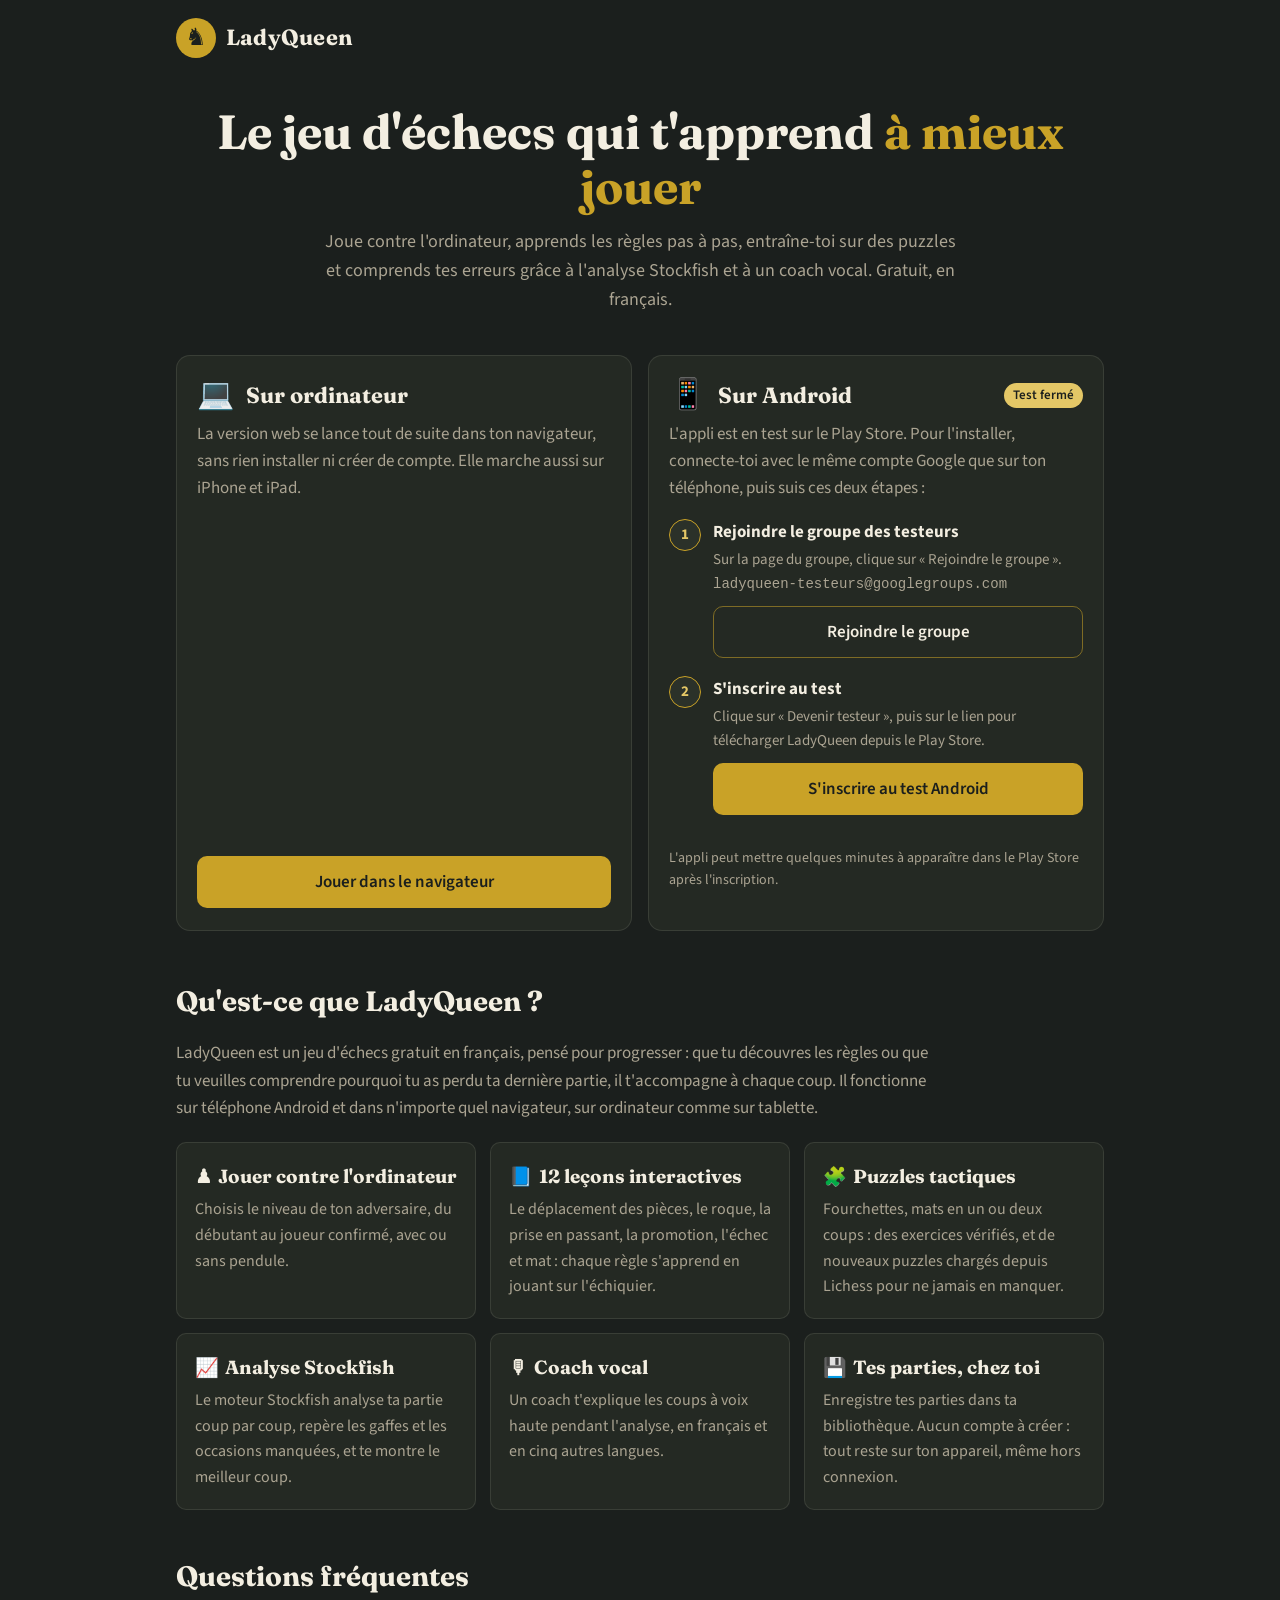
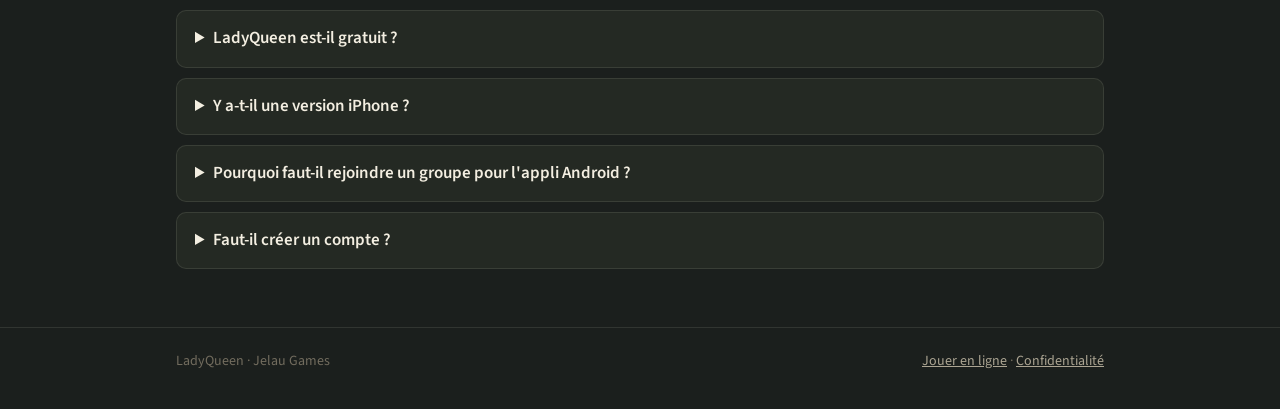
<file: index.html>
<!DOCTYPE html>
<html lang="fr">
<head>
<meta charset="UTF-8">
<meta name="viewport" content="width=device-width, initial-scale=1, viewport-fit=cover">
<meta name="theme-color" content="#1B1F1D">
<script>
/* ===== Réglages de la page d'accueil ===== */
// Adresse du groupe Google des testeurs Android (groupe ouvert : tout le monde peut le rejoindre).
const TESTER_GROUP_EMAIL = "ladyqueen-testeurs@googlegroups.com";
// Lien d'inscription au test fermé du Play Store.
const PLAY_TESTING_URL = "https://play.google.com/apps/testing/com.jelaugames.ladyqueen";
// Version web du jeu.
const GAME_URL = "jeu.html";

(function () {
  // L'appli Android et la PWA installée doivent ouvrir directement le jeu, sans passer par l'accueil.
  try {
    var native = window.Capacitor && window.Capacitor.isNativePlatform && window.Capacitor.isNativePlatform();
    var standalone = (window.matchMedia && window.matchMedia("(display-mode: standalone)").matches) || window.navigator.standalone === true;
    if (native || standalone) { location.replace(GAME_URL); return; }
  } catch (e) {}
  // Sur téléphone Android, le choix Android passe en premier ; ailleurs, la version web.
  if (/Android/i.test(navigator.userAgent)) document.documentElement.classList.add("is-android");
})();
</script>
<title>LadyQueen — Jeu d'échecs gratuit : leçons, puzzles et analyse Stockfish</title>
<meta name="description" content="LadyQueen est un jeu d'échecs gratuit en français, sur Android et dans le navigateur : joue contre l'ordinateur, apprends avec 12 leçons interactives, résous des puzzles tactiques et analyse tes parties avec Stockfish et un coach vocal.">
<link rel="canonical" href="https://jelauchri-blip.github.io/LadyQueen/">

<!-- Open Graph / réseaux sociaux -->
<meta property="og:type" content="website">
<meta property="og:site_name" content="LadyQueen">
<meta property="og:url" content="https://jelauchri-blip.github.io/LadyQueen/">
<meta property="og:title" content="LadyQueen — Jeu d'échecs gratuit en français">
<meta property="og:description" content="Joue contre l'ordinateur, apprends avec des leçons interactives, résous des puzzles et analyse tes parties avec Stockfish et un coach vocal. Sur Android et sur ordinateur.">
<meta property="og:image" content="https://jelauchri-blip.github.io/LadyQueen/icons/og-image.png">
<meta property="og:image:width" content="1200">
<meta property="og:image:height" content="630">
<meta property="og:image:alt" content="LadyQueen, jeu d'échecs">
<meta property="og:locale" content="fr_FR">
<meta name="twitter:card" content="summary_large_image">
<meta name="twitter:title" content="LadyQueen — Jeu d'échecs gratuit en français">
<meta name="twitter:description" content="Leçons, puzzles, analyse Stockfish et coach vocal. Sur Android et sur ordinateur.">
<meta name="twitter:image" content="https://jelauchri-blip.github.io/LadyQueen/icons/og-image.png">

<link rel="manifest" href="manifest.json">
<link rel="icon" href="icons/icon-192.png">
<link rel="apple-touch-icon" href="icons/icon-192.png">
<link rel="preconnect" href="https://fonts.googleapis.com">
<link rel="preconnect" href="https://fonts.gstatic.com" crossorigin>
<link href="https://fonts.googleapis.com/css2?family=Fraunces:opsz,wght@9..144,400;9..144,600;9..144,700&family=Source+Sans+3:wght@400;500;600;700&display=swap" rel="stylesheet">

<script type="application/ld+json">
{
  "@context": "https://schema.org",
  "@type": ["VideoGame", "SoftwareApplication"],
  "name": "LadyQueen",
  "alternateName": "LadyQueen — Échecs",
  "url": "https://jelauchri-blip.github.io/LadyQueen/",
  "image": "https://jelauchri-blip.github.io/LadyQueen/icons/og-image.png",
  "description": "Jeu d'échecs gratuit en français : partie contre l'ordinateur, 12 leçons interactives, puzzles tactiques, analyse de partie par Stockfish et coach vocal.",
  "inLanguage": "fr",
  "genre": ["Échecs", "Jeu de réflexion", "Éducation"],
  "gamePlatform": ["Android", "Navigateur web"],
  "operatingSystem": "Android, Windows, macOS, Linux",
  "applicationCategory": "GameApplication",
  "applicationSubCategory": "Échecs",
  "playMode": "SinglePlayer",
  "isAccessibleForFree": true,
  "offers": { "@type": "Offer", "price": "0", "priceCurrency": "EUR" },
  "author": { "@type": "Organization", "name": "Jelau Games" },
  "publisher": { "@type": "Organization", "name": "Jelau Games" }
}
</script>

<style>
:root {
  --bg-deep: #1B1F1D;
  --bg-panel: #242923;
  --bg-panel-raised: #2B3129;
  --wood-dark: #6E4A32;
  --wood-light: #E8DCC3;
  --brass: #C9A227;
  --brass-soft: #E4C766;
  --ink: #F3EEE1;
  --ink-dim: #ABA492;
  --ink-faint: #726C5E;
  --success: #7DA482;
  --border-soft: rgba(243, 238, 225, 0.10);
  --font-display: "Fraunces", Georgia, serif;
  --font-body: "Source Sans 3", system-ui, sans-serif;
  --radius: 10px;
}
* { box-sizing: border-box; }
html { -webkit-text-size-adjust: 100%; }
body {
  margin: 0; background: var(--bg-deep); color: var(--ink);
  font: 17px/1.6 var(--font-body);
}
a { color: var(--brass-soft); }
.wrap { max-width: 960px; margin: 0 auto; padding: 0 16px; }

/* En-tête */
.topbar { display: flex; align-items: center; gap: 10px; padding: 18px 0; }
.brand-glyph {
  width: 40px; height: 40px; border-radius: 50%; display: grid; place-items: center;
  background: var(--brass); color: var(--bg-deep); font-size: 24px; line-height: 1;
}
.brand-name { font-family: var(--font-display); font-weight: 700; font-size: 22px; letter-spacing: 0.01em; }

/* Bandeau principal */
.hero { padding: 28px 0 8px; text-align: center; }
.hero h1 {
  font-family: var(--font-display); font-weight: 700; font-size: clamp(30px, 6vw, 48px);
  line-height: 1.15; margin: 0 0 14px;
}
.hero h1 em { font-style: normal; color: var(--brass); }
.hero p { max-width: 640px; margin: 0 auto; color: var(--ink-dim); font-size: 18px; }

/* Choix de la version */
.choices { display: flex; flex-wrap: wrap; gap: 16px; margin: 32px 0 12px; }
.choice {
  flex: 1 1 300px; display: flex; flex-direction: column;
  background: var(--bg-panel); border: 1px solid var(--border-soft); border-radius: 14px;
  padding: 22px 20px;
}
.choice.web { order: 1; }
.choice.android { order: 2; }
.is-android .choice.android { order: 1; }
.is-android .choice.web { order: 2; }
.choice-head { display: flex; align-items: center; gap: 12px; margin-bottom: 8px; }
.choice-icon { font-size: 30px; line-height: 1; }
.choice h2 { font-family: var(--font-display); font-size: 22px; margin: 0; }
.choice .tag {
  display: inline-block; margin-left: auto; padding: 2px 9px; border-radius: 999px;
  font-size: 13px; font-weight: 600; color: var(--bg-deep); background: var(--brass-soft);
}
.choice > p { color: var(--ink-dim); margin: 0 0 16px; }

.btn {
  display: block; text-align: center; text-decoration: none; cursor: pointer;
  font: 600 17px var(--font-body); padding: 13px 18px; border-radius: var(--radius);
  border: 1px solid transparent; transition: filter 0.15s, background 0.15s;
}
.btn-primary { background: var(--brass); color: var(--bg-deep); }
.btn-primary:hover { filter: brightness(1.08); }
.btn-ghost { background: transparent; color: var(--ink); border-color: rgba(201, 162, 39, 0.55); }
.btn-ghost:hover { background: rgba(201, 162, 39, 0.10); }
.web .btn { margin-top: auto; }

.steps { list-style: none; margin: 0 0 14px; padding: 0; counter-reset: step; }
.steps li {
  counter-increment: step; position: relative; padding: 0 0 18px 44px;
}
.steps li::before {
  content: counter(step); position: absolute; left: 0; top: 0;
  width: 30px; height: 30px; border-radius: 50%; display: grid; place-items: center;
  background: var(--bg-panel-raised); border: 1px solid var(--brass); color: var(--brass-soft);
  font-weight: 700; font-size: 15px;
}
.steps strong { display: block; margin-bottom: 2px; }
.steps p { margin: 0 0 10px; color: var(--ink-dim); font-size: 15px; }
.note { font-size: 14px; color: var(--ink-faint); margin: 0; }
.group-addr { font-family: ui-monospace, monospace; font-size: 14px; color: var(--ink-dim); word-break: break-all; }

/* Contenu */
section.content { padding: 36px 0 8px; }
section.content h2 { font-family: var(--font-display); font-size: 28px; margin: 0 0 12px; }
section.content > p { color: var(--ink-dim); max-width: 760px; }
.features { display: grid; grid-template-columns: repeat(auto-fit, minmax(260px, 1fr)); gap: 14px; margin-top: 20px; }
.feature {
  background: var(--bg-panel); border: 1px solid var(--border-soft); border-radius: var(--radius);
  padding: 18px;
}
.feature h3 { font-family: var(--font-display); font-size: 19px; margin: 0 0 6px; }
.feature h3 span { margin-right: 6px; }
.feature p { margin: 0; color: var(--ink-dim); font-size: 16px; }

.faq details {
  background: var(--bg-panel); border: 1px solid var(--border-soft); border-radius: var(--radius);
  padding: 14px 18px; margin-bottom: 10px;
}
.faq summary { cursor: pointer; font-weight: 600; }
.faq details p { margin: 10px 0 0; color: var(--ink-dim); }

footer {
  margin-top: 40px; padding: 22px 0 36px; border-top: 1px solid var(--border-soft);
  color: var(--ink-faint); font-size: 14px;
}
footer .wrap { display: flex; flex-wrap: wrap; gap: 8px 20px; justify-content: space-between; }
footer a { color: var(--ink-dim); }
</style>
</head>
<body>

<div class="wrap">
  <header class="topbar">
    <span class="brand-glyph" aria-hidden="true">♞</span>
    <span class="brand-name">LadyQueen</span>
  </header>

  <main>
    <div class="hero">
      <h1>Le jeu d'échecs qui t'apprend <em>à mieux jouer</em></h1>
      <p>Joue contre l'ordinateur, apprends les règles pas à pas, entraîne-toi sur des puzzles
      et comprends tes erreurs grâce à l'analyse Stockfish et à un coach vocal. Gratuit, en français.</p>
    </div>

    <div class="choices">
      <article class="choice web">
        <div class="choice-head">
          <span class="choice-icon" aria-hidden="true">💻</span>
          <h2>Sur ordinateur</h2>
        </div>
        <p>La version web se lance tout de suite dans ton navigateur, sans rien installer
        ni créer de compte. Elle marche aussi sur iPhone et iPad.</p>
        <a class="btn btn-primary" href="jeu.html" data-game-link>Jouer dans le navigateur</a>
      </article>

      <article class="choice android">
        <div class="choice-head">
          <span class="choice-icon" aria-hidden="true">📱</span>
          <h2>Sur Android</h2>
          <span class="tag">Test fermé</span>
        </div>
        <p>L'appli est en test sur le Play Store. Pour l'installer, connecte-toi avec le même
        compte Google que sur ton téléphone, puis suis ces deux étapes :</p>
        <ol class="steps">
          <li>
            <strong>Rejoindre le groupe des testeurs</strong>
            <p>Sur la page du groupe, clique sur « Rejoindre le groupe ».
            <br><span class="group-addr" data-group-email></span></p>
            <a class="btn btn-ghost" href="#" data-group-link target="_blank" rel="noopener">Rejoindre le groupe</a>
          </li>
          <li>
            <strong>S'inscrire au test</strong>
            <p>Clique sur « Devenir testeur », puis sur le lien pour télécharger
            LadyQueen depuis le Play Store.</p>
            <a class="btn btn-primary" href="#" data-play-link target="_blank" rel="noopener">S'inscrire au test Android</a>
          </li>
        </ol>
        <p class="note">L'appli peut mettre quelques minutes à apparaître dans le Play Store après l'inscription.</p>
      </article>
    </div>

    <section class="content">
      <h2>Qu'est-ce que LadyQueen ?</h2>
      <p>LadyQueen est un jeu d'échecs gratuit en français, pensé pour progresser : que tu découvres
      les règles ou que tu veuilles comprendre pourquoi tu as perdu ta dernière partie, il t'accompagne
      à chaque coup. Il fonctionne sur téléphone Android et dans n'importe quel navigateur, sur
      ordinateur comme sur tablette.</p>

      <div class="features">
        <div class="feature">
          <h3><span aria-hidden="true">♟</span>Jouer contre l'ordinateur</h3>
          <p>Choisis le niveau de ton adversaire, du débutant au joueur confirmé, avec ou sans pendule.
        </div>
        <div class="feature">
          <h3><span aria-hidden="true">📘</span>12 leçons interactives</h3>
          <p>Le déplacement des pièces, le roque, la prise en passant, la promotion, l'échec et mat :
          chaque règle s'apprend en jouant sur l'échiquier.</p>
        </div>
        <div class="feature">
          <h3><span aria-hidden="true">🧩</span>Puzzles tactiques</h3>
          <p>Fourchettes, mats en un ou deux coups : des exercices vérifiés, et de nouveaux
          puzzles chargés depuis Lichess pour ne jamais en manquer.</p>
        </div>
        <div class="feature">
          <h3><span aria-hidden="true">📈</span>Analyse Stockfish</h3>
          <p>Le moteur Stockfish analyse ta partie coup par coup, repère les gaffes et les occasions
          manquées, et te montre le meilleur coup.</p>
        </div>
        <div class="feature">
          <h3><span aria-hidden="true">🎙</span>Coach vocal</h3>
          <p>Un coach t'explique les coups à voix haute pendant l'analyse, en français et
          en cinq autres langues.</p>
        </div>
        <div class="feature">
          <h3><span aria-hidden="true">💾</span>Tes parties, chez toi</h3>
          <p>Enregistre tes parties dans ta bibliothèque. Aucun compte à créer : tout reste sur ton appareil,
          même hors connexion.</p>
        </div>
      </div>
    </section>

    <section class="content faq">
      <h2>Questions fréquentes</h2>
      <details>
        <summary>LadyQueen est-il gratuit ?</summary>
        <p>Oui. La version web est gratuite et sans publicité. L'appli Android est gratuite et affiche des bannières publicitaires.</p>
      </details>
      <details>
        <summary>Y a-t-il une version iPhone ?</summary>
        <p>Pas d'appli iOS pour l'instant, mais la version web fonctionne dans Safari. Tu peux l'ajouter à ton écran d'accueil
        avec « Partager », puis « Sur l'écran d'accueil ».</p>
      </details>
      <details>
        <summary>Pourquoi faut-il rejoindre un groupe pour l'appli Android ?</summary>
        <p>Pendant la phase de test, Google n'ouvre l'appli qu'aux membres de la liste des testeurs. Rejoindre le groupe
        t'ajoute à cette liste ; il suffit ensuite de t'inscrire au test pour pouvoir l'installer depuis le Play Store.</p>
      </details>
      <details>
        <summary>Faut-il créer un compte ?</summary>
        <p>Non. LadyQueen ne demande ni compte ni adresse e-mail, et tes parties restent sur ton appareil.</p>
      </details>
    </section>
  </main>
</div>

<footer>
  <div class="wrap">
    <span>LadyQueen · Jelau Games</span>
    <span><a href="jeu.html" data-game-link>Jouer en ligne</a> · <a href="confidentialite.html">Confidentialité</a></span>
  </div>
</footer>

<script>
(function () {
  var groupName = TESTER_GROUP_EMAIL.split("@")[0];
  var groupUrl = "https://groups.google.com/g/" + encodeURIComponent(groupName);
  document.querySelectorAll("[data-group-link]").forEach(function (a) { a.href = groupUrl; });
  document.querySelectorAll("[data-group-email]").forEach(function (el) { el.textContent = TESTER_GROUP_EMAIL; });
  document.querySelectorAll("[data-play-link]").forEach(function (a) { a.href = PLAY_TESTING_URL; });
  document.querySelectorAll("[data-game-link]").forEach(function (a) { a.href = GAME_URL; });
})();
</script>
</body>
</html>
</file>
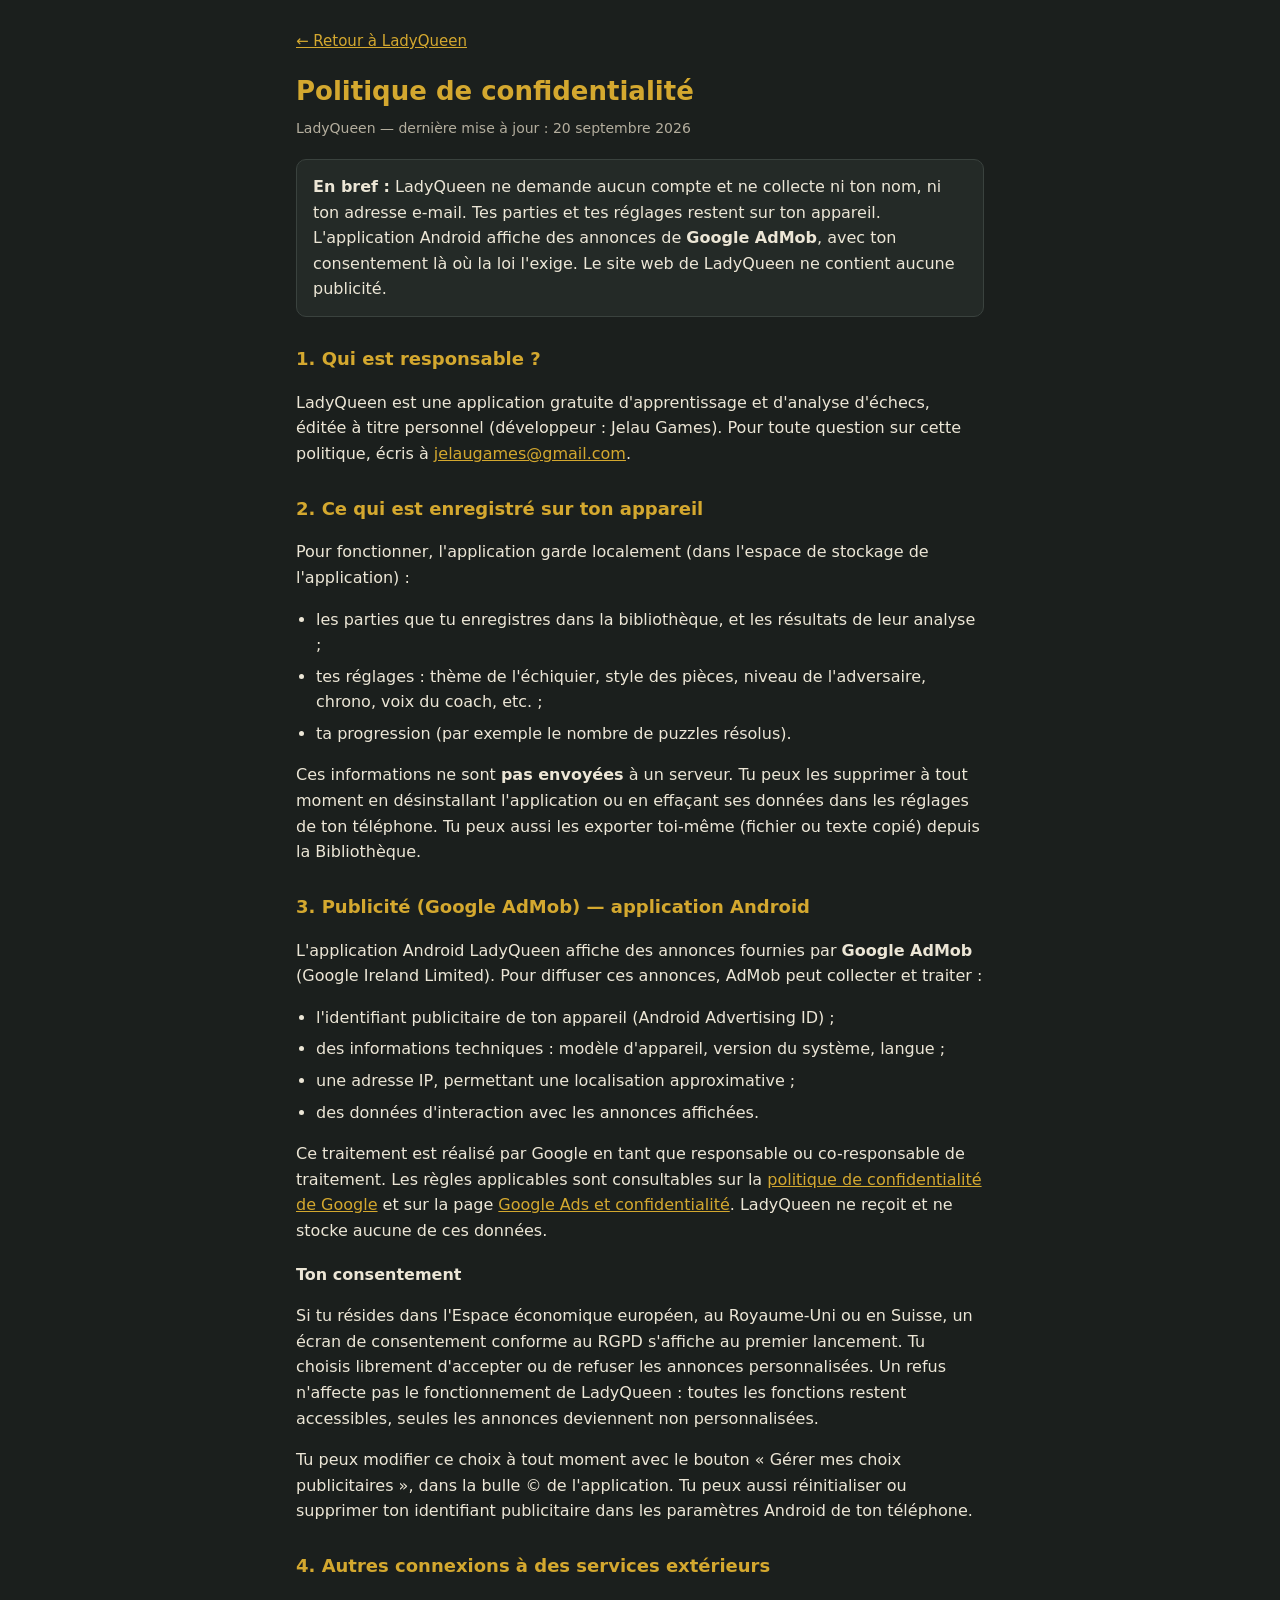
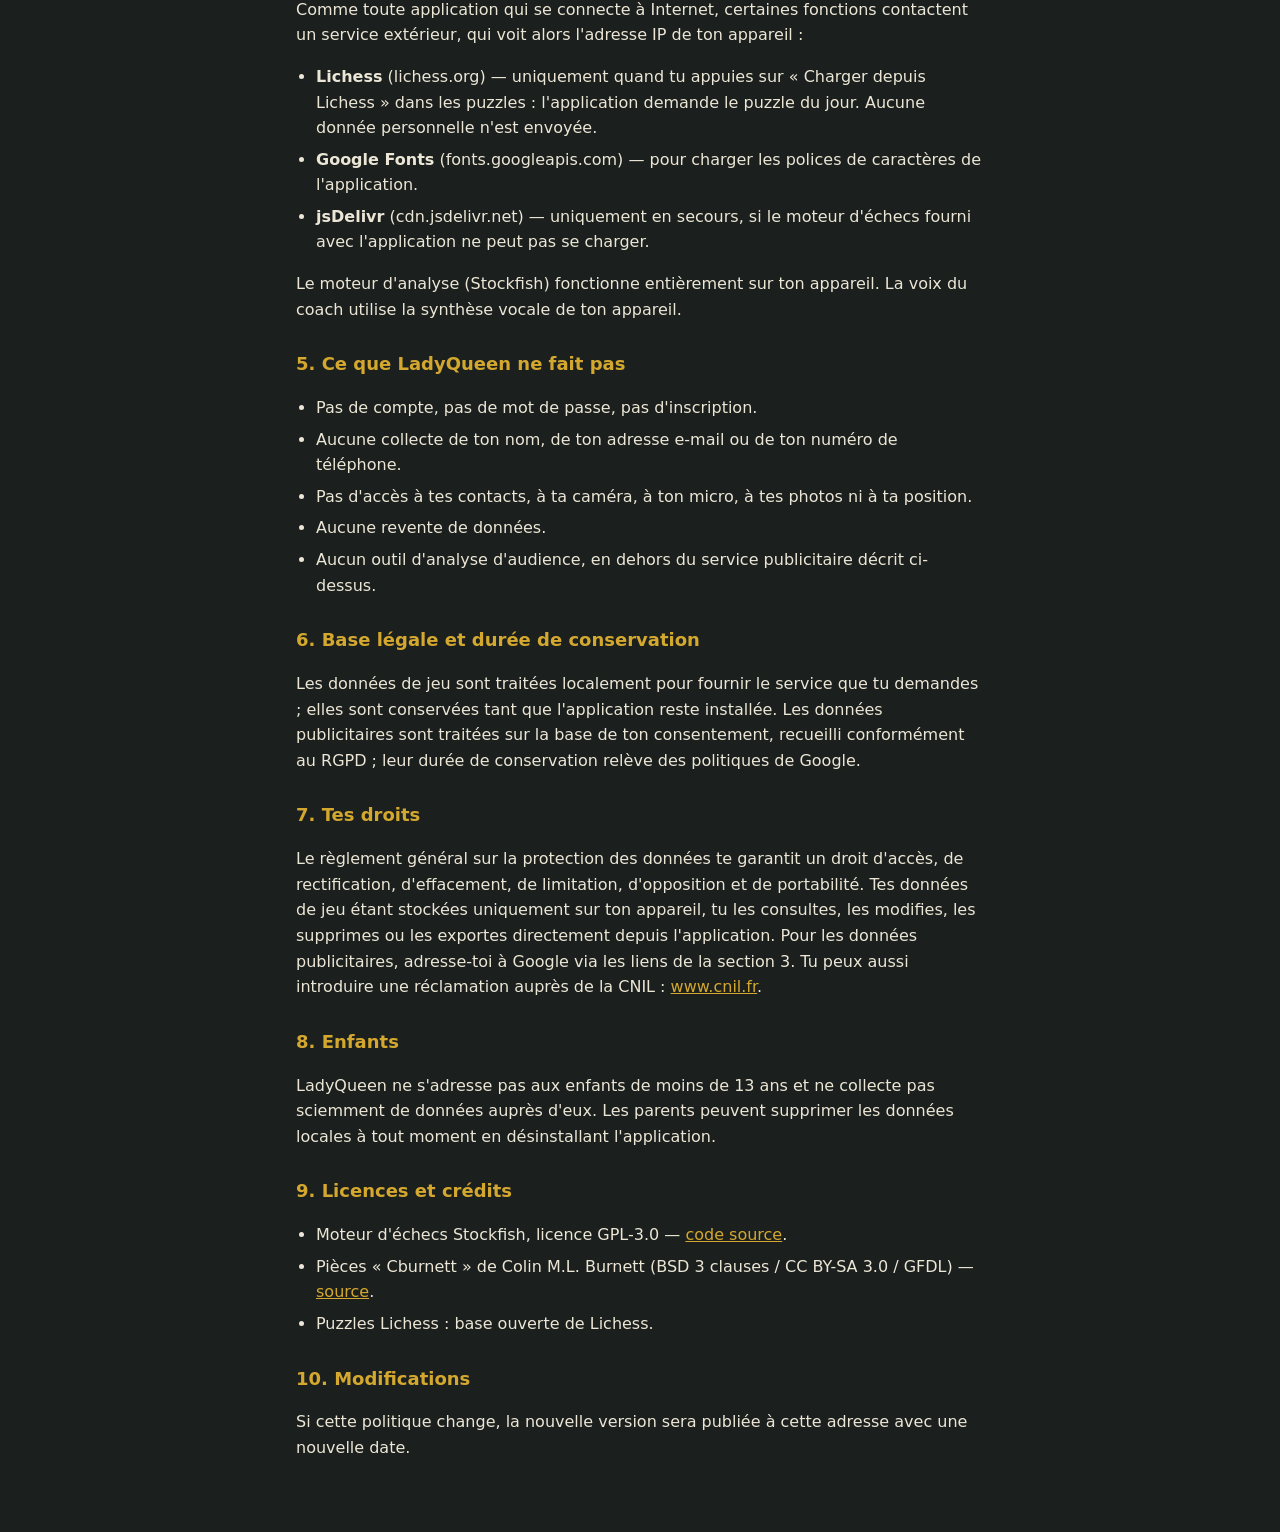
<file: confidentialite.html>
<!DOCTYPE html>
<html lang="fr">
<head>
<meta charset="UTF-8">
<meta name="viewport" content="width=device-width, initial-scale=1">
<meta name="theme-color" content="#1B1F1D">
<title>LadyQueen — Politique de confidentialité</title>
<meta name="robots" content="index, follow">
<style>
  :root { --bg: #1B1F1D; --panel: #242a27; --ink: #ECE6D6; --dim: #B4AE9E; --brass: #D4A82F; --border: #3a423e; }
  * { box-sizing: border-box; }
  body { margin: 0; background: var(--bg); color: var(--ink); font: 16px/1.6 "Source Sans 3", system-ui, -apple-system, "Segoe UI", sans-serif; }
  main { max-width: 720px; margin: 0 auto; padding: 28px 16px 56px; }
  h1 { font-size: 26px; margin: 0 0 4px; color: var(--brass); }
  h2 { font-size: 18px; margin: 28px 0 8px; color: var(--brass); }
  h3 { font-size: 16px; margin: 18px 0 6px; color: var(--ink); }
  p, li { color: var(--ink); }
  ul { padding-left: 20px; }
  li { margin-bottom: 6px; }
  .date { color: var(--dim); font-size: 14px; margin: 0 0 20px; }
  .box { background: var(--panel); border: 1px solid var(--border); border-radius: 10px; padding: 14px 16px; margin: 16px 0; }
  a { color: var(--brass); }
  .back { display: inline-block; margin-bottom: 18px; font-size: 15px; }
</style>
</head>
<body>
<main>
  <a class="back" href="./index.html">← Retour à LadyQueen</a>
  <h1>Politique de confidentialité</h1>
  <p class="date">LadyQueen — dernière mise à jour : 20 septembre 2026</p>

  <div class="box">
    <strong>En bref :</strong> LadyQueen ne demande aucun compte et ne collecte ni ton nom, ni ton adresse e-mail.
    Tes parties et tes réglages restent sur ton appareil. L'application Android affiche des annonces de
    <strong>Google AdMob</strong>, avec ton consentement là où la loi l'exige. Le site web de LadyQueen ne contient aucune publicité.
  </div>

  <h2>1. Qui est responsable ?</h2>
  <p>LadyQueen est une application gratuite d'apprentissage et d'analyse d'échecs, éditée à titre personnel
  (développeur : Jelau Games). Pour toute question sur cette politique, écris à
  <a href="mailto:jelaugames@gmail.com">jelaugames@gmail.com</a>.</p>

  <h2>2. Ce qui est enregistré sur ton appareil</h2>
  <p>Pour fonctionner, l'application garde localement (dans l'espace de stockage de l'application) :</p>
  <ul>
    <li>les parties que tu enregistres dans la bibliothèque, et les résultats de leur analyse ;</li>
    <li>tes réglages : thème de l'échiquier, style des pièces, niveau de l'adversaire, chrono, voix du coach, etc. ;</li>
    <li>ta progression (par exemple le nombre de puzzles résolus).</li>
  </ul>
  <p>Ces informations ne sont <strong>pas envoyées</strong> à un serveur. Tu peux les supprimer à tout moment en désinstallant
  l'application ou en effaçant ses données dans les réglages de ton téléphone. Tu peux aussi les exporter toi-même
  (fichier ou texte copié) depuis la Bibliothèque.</p>

  <h2>3. Publicité (Google AdMob) — application Android</h2>
  <p>L'application Android LadyQueen affiche des annonces fournies par <strong>Google AdMob</strong>
  (Google Ireland Limited). Pour diffuser ces annonces, AdMob peut collecter et traiter :</p>
  <ul>
    <li>l'identifiant publicitaire de ton appareil (Android Advertising ID) ;</li>
    <li>des informations techniques : modèle d'appareil, version du système, langue ;</li>
    <li>une adresse IP, permettant une localisation approximative ;</li>
    <li>des données d'interaction avec les annonces affichées.</li>
  </ul>
  <p>Ce traitement est réalisé par Google en tant que responsable ou co-responsable de traitement. Les règles applicables sont
  consultables sur la <a href="https://policies.google.com/privacy" target="_blank" rel="noopener">politique de confidentialité de Google</a>
  et sur la page <a href="https://business.safety.google/adsservices/" target="_blank" rel="noopener">Google Ads et confidentialité</a>.
  LadyQueen ne reçoit et ne stocke aucune de ces données.</p>

  <h3>Ton consentement</h3>
  <p>Si tu résides dans l'Espace économique européen, au Royaume-Uni ou en Suisse, un écran de consentement conforme au RGPD
  s'affiche au premier lancement. Tu choisis librement d'accepter ou de refuser les annonces personnalisées. Un refus
  n'affecte pas le fonctionnement de LadyQueen : toutes les fonctions restent accessibles, seules les annonces deviennent non personnalisées.</p>
  <p>Tu peux modifier ce choix à tout moment avec le bouton « Gérer mes choix publicitaires », dans la bulle © de l'application.
  Tu peux aussi réinitialiser ou supprimer ton identifiant publicitaire dans les paramètres Android de ton téléphone.</p>

  <h2>4. Autres connexions à des services extérieurs</h2>
  <p>Comme toute application qui se connecte à Internet, certaines fonctions contactent un service extérieur, qui voit alors l'adresse IP de ton appareil :</p>
  <ul>
    <li><strong>Lichess</strong> (lichess.org) — uniquement quand tu appuies sur « Charger depuis Lichess » dans les puzzles :
    l'application demande le puzzle du jour. Aucune donnée personnelle n'est envoyée.</li>
    <li><strong>Google Fonts</strong> (fonts.googleapis.com) — pour charger les polices de caractères de l'application.</li>
    <li><strong>jsDelivr</strong> (cdn.jsdelivr.net) — uniquement en secours, si le moteur d'échecs fourni avec l'application ne peut pas se charger.</li>
  </ul>
  <p>Le moteur d'analyse (Stockfish) fonctionne entièrement sur ton appareil. La voix du coach utilise la synthèse vocale de ton appareil.</p>

  <h2>5. Ce que LadyQueen ne fait pas</h2>
  <ul>
    <li>Pas de compte, pas de mot de passe, pas d'inscription.</li>
    <li>Aucune collecte de ton nom, de ton adresse e-mail ou de ton numéro de téléphone.</li>
    <li>Pas d'accès à tes contacts, à ta caméra, à ton micro, à tes photos ni à ta position.</li>
    <li>Aucune revente de données.</li>
    <li>Aucun outil d'analyse d'audience, en dehors du service publicitaire décrit ci-dessus.</li>
  </ul>

  <h2>6. Base légale et durée de conservation</h2>
  <p>Les données de jeu sont traitées localement pour fournir le service que tu demandes ; elles sont conservées tant que l'application reste installée.
  Les données publicitaires sont traitées sur la base de ton consentement, recueilli conformément au RGPD ; leur durée de conservation relève des politiques de Google.</p>

  <h2>7. Tes droits</h2>
  <p>Le règlement général sur la protection des données te garantit un droit d'accès, de rectification, d'effacement, de limitation,
  d'opposition et de portabilité. Tes données de jeu étant stockées uniquement sur ton appareil, tu les consultes, les modifies, les supprimes ou les
  exportes directement depuis l'application. Pour les données publicitaires, adresse-toi à Google via les liens de la section 3.
  Tu peux aussi introduire une réclamation auprès de la CNIL : <a href="https://www.cnil.fr" target="_blank" rel="noopener">www.cnil.fr</a>.</p>

  <h2>8. Enfants</h2>
  <p>LadyQueen ne s'adresse pas aux enfants de moins de 13 ans et ne collecte pas sciemment de données auprès d'eux.
  Les parents peuvent supprimer les données locales à tout moment en désinstallant l'application.</p>

  <h2>9. Licences et crédits</h2>
  <ul>
    <li>Moteur d'échecs Stockfish, licence GPL-3.0 — <a href="https://github.com/official-stockfish/Stockfish" target="_blank" rel="noopener">code source</a>.</li>
    <li>Pièces « Cburnett » de Colin M.L. Burnett (BSD 3 clauses / CC BY-SA 3.0 / GFDL) — <a href="https://commons.wikimedia.org/wiki/Category:SVG_chess_pieces" target="_blank" rel="noopener">source</a>.</li>
    <li>Puzzles Lichess : base ouverte de Lichess.</li>
  </ul>

  <h2>10. Modifications</h2>
  <p>Si cette politique change, la nouvelle version sera publiée à cette adresse avec une nouvelle date.</p>
</main>
</body>
</html>
</file>
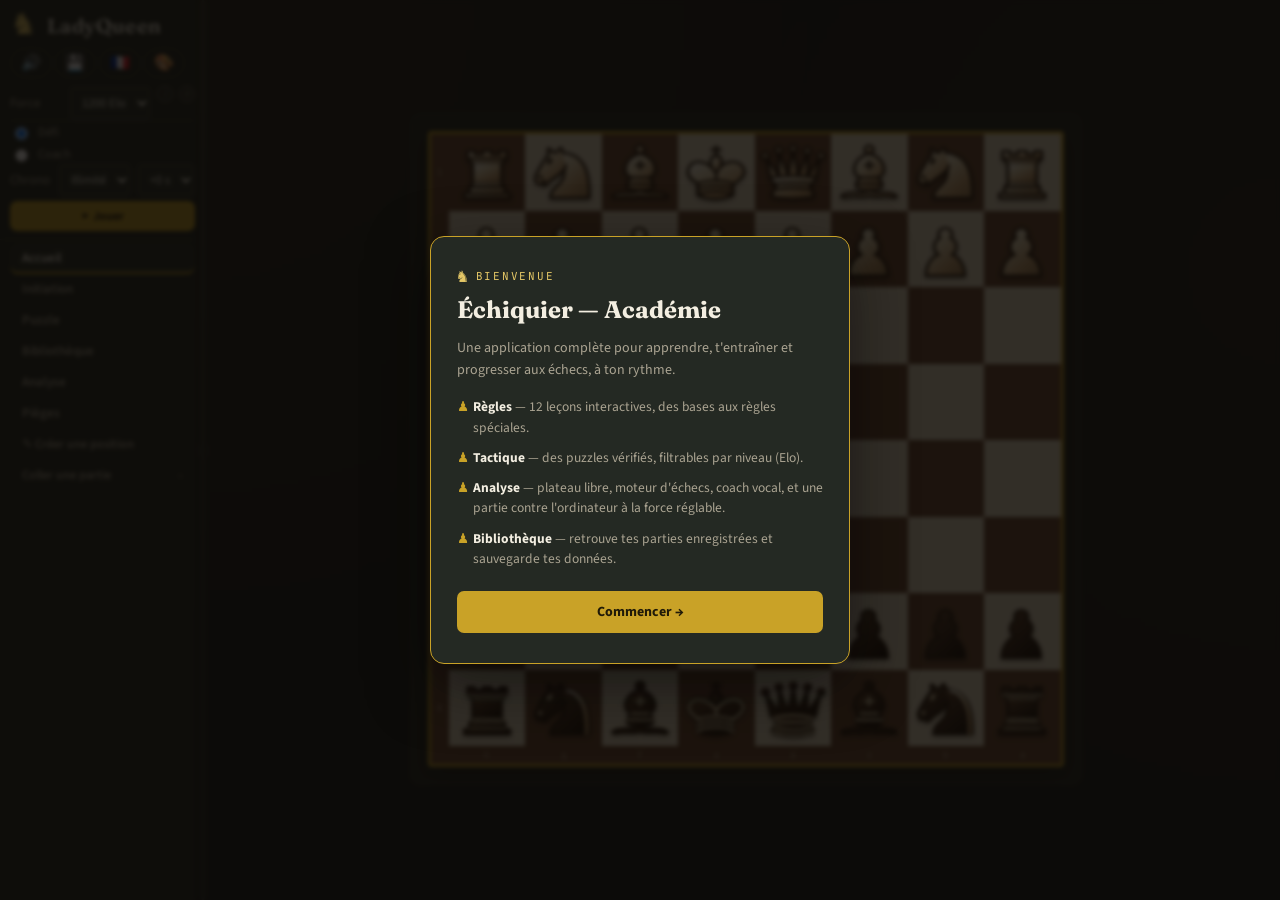
<file: jeu.html>
<!DOCTYPE html>
<html lang="fr">
<head>
<meta charset="UTF-8">
<meta name="viewport" content="width=device-width, initial-scale=1, viewport-fit=cover, maximum-scale=1">
<meta name="theme-color" content="#1B1F1D">
<script>
/* Android app (Capacitor): a launch screen with the big LadyQueen logo covers the page while it loads. */
(function () {
  try {
    if (window.Capacitor && window.Capacitor.isNativePlatform && window.Capacitor.isNativePlatform()) {
      document.documentElement.classList.add("is-native-app");
      var hide = function () {
        var el = document.getElementById("nativeSplash");
        if (!el || el.classList.contains("gone")) return;
        el.classList.add("gone");
        setTimeout(function () { if (el.parentNode) el.parentNode.removeChild(el); }, 600);
      };
      window.addEventListener("load", function () { setTimeout(hide, 1100); });
      setTimeout(hide, 4000); // safety net
    }
  } catch (e) {}
})();
</script>
<style>
.native-splash { display: none; }
.is-native-app .native-splash {
  display: flex; align-items: center; justify-content: center;
  position: fixed; inset: 0; z-index: 99999; background: #1B1F1D;
  transition: opacity 0.45s ease;
}
.native-splash.gone { opacity: 0; pointer-events: none; }
.native-splash img { width: min(70vw, 340px); height: auto; }
</style>
<title>Jouer à LadyQueen en ligne — échecs gratuits : leçons, puzzles, analyse</title>
<meta name="description" content="Apprends les échecs gratuitement en français : 12 leçons interactives, puzzles tactiques vérifiés, analyse de partie par moteur d'échecs, et une partie contre l'ordinateur au niveau réglable. Application installable, utilisable hors-ligne.">
<link rel="canonical" href="https://jelauchri-blip.github.io/LadyQueen/jeu.html">

<!-- Open Graph / réseaux sociaux -->
<meta property="og:type" content="website">
<meta property="og:site_name" content="LadyQueen">
<meta property="og:title" content="Échiquier — Académie | Cours d'échecs gratuit en français">
<meta property="og:description" content="Règles interactives, puzzles tactiques, analyse par moteur d'échecs et partie contre l'ordinateur — gratuit, en français, installable sur mobile.">
<meta property="og:image" content="https://jelauchri-blip.github.io/LadyQueen/icons/og-image.png">
<meta property="og:image:width" content="1200">
<meta property="og:image:height" content="630">
<meta property="og:locale" content="fr_FR">
<meta name="twitter:card" content="summary_large_image">
<meta name="twitter:title" content="Échiquier — Académie">
<meta name="twitter:description" content="Cours d'échecs gratuit en français : leçons, puzzles, analyse par moteur d'échecs.">
<meta name="twitter:image" content="https://jelauchri-blip.github.io/LadyQueen/icons/og-image.png">

<link rel="manifest" href="manifest.json">
<link rel="icon" href="icons/icon-192.png">
<link rel="apple-touch-icon" href="icons/icon-192.png">
<link rel="preconnect" href="https://fonts.googleapis.com">
<link rel="preconnect" href="https://fonts.gstatic.com" crossorigin>
<link href="https://fonts.googleapis.com/css2?family=Fraunces:opsz,wght@9..144,400;9..144,600;9..144,700&family=Source+Sans+3:wght@400;500;600;700&family=JetBrains+Mono:wght@400;500;600&display=swap" rel="stylesheet">
<link rel="stylesheet" href="css/style.css">
<script type="application/ld+json">
{
  "@context": "https://schema.org",
  "@type": "EducationalOrganization",
  "name": "Échiquier — Académie",
  "description": "Application pédagogique gratuite pour apprendre les échecs en français : règles, puzzles tactiques et analyse par moteur d'échecs.",
  "inLanguage": "fr",
  "applicationCategory": "EducationalApplication"
}
</script>
</head>
<body>
<div class="native-splash" id="nativeSplash" aria-hidden="true"><img src="icons/splash-logo.png" alt=""></div>

<div id="app">

  <div class="sidebar">

  <header class="topbar">
    <div class="brand">
      <span class="brand-glyph">♞</span>
      <div class="brand-text">
        <h1>LadyQueen</h1>
      </div>
    </div>
    <button id="installBtn" class="install-btn" hidden>Installer</button>
    <button id="soundToggleBtn" class="theme-btn" title="Activer/couper le son" aria-label="Activer ou couper le son">🔊</button>
    <button class="theme-btn" id="saveGameBtn" title="Enregistrer la partie" aria-label="Enregistrer la partie">💾</button>
    <button class="theme-btn" id="coachLangBtn" title="Langue du coach : Français" aria-label="Langue du coach">🇫🇷</button>
    <div class="theme-picker">
      <button id="themeBtn" class="theme-btn" title="Thème du plateau" aria-label="Changer le thème du plateau">🎨</button>
      <div id="themePanel" class="theme-panel" hidden>
        <p class="theme-panel-title">Thème du plateau</p>
        <div class="theme-swatch-row">
          <button class="theme-swatch-btn" data-theme="noyer">
            <span class="swatch"><i style="background:#E8DCC3"></i><i style="background:#6E4A32"></i></span> Noyer & laiton
          </button>
          <button class="theme-swatch-btn" data-theme="vert">
            <span class="swatch"><i style="background:#EEEED2"></i><i style="background:#6F9152"></i></span> Tournoi vert
          </button>
          <button class="theme-swatch-btn" data-theme="bleu">
            <span class="swatch"><i style="background:#DCE4EE"></i><i style="background:#3F5878"></i></span> Bleu marine
          </button>
          <button class="theme-swatch-btn" data-theme="rouge">
            <span class="swatch"><i style="background:#F0E2D4"></i><i style="background:#7A3030"></i></span> Rouge
          </button>
        </div>
        <div class="brightness-grid">
          <div class="brightness-row">
            <label for="brightnessSlider" title="Luminosité du plateau">Luminosité</label>
            <input type="range" id="brightnessSlider" min="60" max="140" value="100" step="5">
            <span class="brightness-value" id="brightnessValue">100%</span>
          </div>
          <div class="brightness-row">
            <label for="coordSizeSlider" title="Taille des repères (a-h, 1-8)">Taille</label>
            <input type="range" id="coordSizeSlider" min="7" max="16" value="9" step="1">
            <span class="brightness-value" id="coordSizeValue">9px</span>
          </div>
          <div class="brightness-row">
            <label for="coordContrastSlider" title="Contraste des repères">Contraste</label>
            <input type="range" id="coordContrastSlider" min="30" max="100" value="55" step="5">
            <span class="brightness-value" id="coordContrastValue">55%</span>
          </div>
        </div>
        <p class="theme-panel-title" style="margin-top:10px;">Style des pièces</p>
        <div class="piece-style-row">
          <button class="piece-style-btn" data-style="cburnett-classic">Cburnett — classique</button>
          <button class="piece-style-btn" data-style="cburnett-wood">Cburnett — bois</button>
        </div>
      </div>
    </div>
  </header>

  <button type="button" class="top-panel-toggle" id="topPanelToggle" aria-label="Afficher ou masquer Force, Jouer et le menu" title="Afficher / masquer le menu et Jouer">▾</button>

  <div class="sidebar-opponent" id="opponentSection">
    <div class="opponent-panel">
      <div id="opponentOptions" class="opponent-options">
        <div id="vsComputerSetup">
        <div class="opponent-row opponent-row-relative">
          <span class="opponent-label-group">
            <select id="mobileTabSelect" class="mobile-tab-select" aria-label="Navigation">
              <option value="accueil">Accueil</option>
              <option value="regles">Initiation</option>
              <option value="tactique">Puzzle</option>
              <option value="bibliotheque">Bibliothèque</option>
              <option value="analyse">Analyse</option>
              <option value="pieges">Pièges</option>
              <option value="editor">✎ Créer une position</option>
              <option value="pgn">Coller une partie</option>
            </select>
            Force
          </span>
          <span class="opponent-row-controls">
            <select id="opponentEloSelect"></select>
            <button type="button" class="info-icon-btn" id="eloInfoBtn" aria-label="Informations sur ce niveau">i</button>
            <button type="button" class="info-icon-btn" id="creditsInfoBtn" aria-label="Crédits et licences">&copy;</button>
          </span>
          <p class="opponent-hint" id="opponentEloHint" hidden></p>
          <div class="opponent-hint" id="creditsHint" hidden>
            <p>Pièces d'échecs « Cburnett » : Colin M.L. Burnett, sous licence BSD 3 clauses / CC BY-SA 3.0 / GFDL — <a href="https://commons.wikimedia.org/wiki/Category:SVG_chess_pieces" target="_blank" rel="noopener">source</a>.</p>
            <p>Moteur d'analyse Stockfish, sous licence GPL-3.0 — <a href="https://github.com/official-stockfish/Stockfish" target="_blank" rel="noopener">code source</a>.</p>
            <p><a href="https://jelauchri-blip.github.io/LadyQueen/confidentialite.html" target="_blank" rel="noopener">Politique de confidentialité</a></p>
            <p id="adConsentRow" hidden><button type="button" class="btn-ghost" id="adConsentBtn">Gérer mes choix publicitaires</button></p>
          </div>
        </div>
        <div class="opponent-vsmode-row">
          <label title="Pas de retour en arrière"><input type="radio" name="vsComputerBehavior" value="defi" checked> Défi</label>
          <label title="Retour en arrière possible"><input type="radio" name="vsComputerBehavior" value="coach"> Coach</label>
        </div>
        <div class="opponent-row">
          <span>Chrono</span>
          <div class="opponent-row-controls">
            <select id="timeControlSelect">
              <option value="0">Illimité</option>
              <option value="1">1 min</option>
              <option value="3">3 min</option>
              <option value="5">5 min</option>
              <option value="10">10 min</option>
              <option value="15">15 min</option>
              <option value="30">30 min</option>
            </select>
            <select id="incrementSelect">
              <option value="0">+0 s</option>
              <option value="1">+1 s</option>
              <option value="2">+2 s</option>
              <option value="3">+3 s</option>
              <option value="4">+4 s</option>
              <option value="5">+5 s</option>
            </select>
          </div>
        </div>
        <button class="btn-primary" id="startVsComputerBtn">▶ Jouer</button>
        </div>
        <div class="clock-row" id="clockRow" hidden>
          <div class="clock-box" id="clockWhite"><span class="clock-label">Blancs</span><span class="clock-time">—</span></div>
          <div class="clock-box" id="clockBlack"><span class="clock-label">Noirs</span><span class="clock-time">—</span></div>
        </div>
      </div>
    </div>
  </div>

  <nav class="tabs" aria-label="Navigation principale">
    <button class="tab-btn active" data-tab="accueil">
      Accueil
    </button>
    <button class="tab-btn" data-tab="regles">
      Initiation
    </button>
    <button class="tab-btn" data-tab="tactique">
      Puzzle
    </button>
    <button class="tab-btn" data-tab="bibliotheque">
      Bibliothèque
    </button>
    <button class="tab-btn" data-tab="analyse">
      Analyse
    </button>
    <button class="tab-btn" data-tab="pieges">
      Pièges
    </button>
    <button class="tab-btn sidebar-action-btn" id="openEditorBtn">
      ✎ Créer une position
    </button>
    <details id="setupControls" class="setup-controls sidebar-action-group">
      <summary class="tab-btn">Coller une partie</summary>
      <div class="pgn-row">
        <label for="pgnInput" class="sr-only">Coller une partie (PGN)</label>
        <div class="pgn-input-row">
          <textarea id="pgnInput" rows="2" spellcheck="false" placeholder="1. e4 e5 2. Nf3 Nc6 3. Bb5 ..."></textarea>
          <button class="btn-ghost" id="loadPgnBtn">Charger</button>
        </div>
      </div>
    </details>
  </nav>

  </div>

  <div class="resize-handle resize-handle-sidebar" id="sidebarResizeHandle" title="Glisser pour redimensionner"></div>

  <div class="content-col">

  <main id="views">

    <!-- ACCUEIL -->
    <section id="view-accueil" class="view active">
      <div class="home-layout">
        <div class="game-panel">
          <div id="homeBoardMount"></div>
        </div>
      </div>
    </section>

    <!-- REGLES -->
    <section id="view-regles" class="view">
      <div class="lesson-layout">
        <aside class="lesson-nav" id="lessonNav" aria-label="Liste des leçons"></aside>
        <div class="lesson-content" id="lessonContent"></div>
      </div>
    </section>

    <!-- TACTIQUE -->
    <section id="view-tactique" class="view">
      <div class="puzzle-header">
        <div class="puzzle-filters" id="puzzleFilters">
          <button class="filter-chip active" data-theme="all">Tous</button>
          <button class="filter-chip" data-theme="mat1">Mat en 1</button>
          <button class="filter-chip" data-theme="mat2">Mat en 2</button>
          <button class="filter-chip" data-theme="fourchette">Fourchette</button>
        </div>
        <div class="puzzle-elo-filter">
          <label for="puzzleEloFilter">Difficulté<span class="lbl-long"> (Elo max.)</span></label>
          <select id="puzzleEloFilter"></select>
        </div>
        <button class="btn-ghost" id="lichessLoadBtn">↓ Charger depuis Lichess</button>
      </div>

      <div class="puzzle-layout">
        <div class="puzzle-board-col">
          <div id="puzzleBoardMount"></div>
          <div class="puzzle-status" id="puzzleStatus"></div>
        </div>
        <div class="puzzle-side-col">
          <span class="theme-pill" id="puzzleTheme">—</span>
          <p class="puzzle-instruction" id="puzzleInstruction">Chargement…</p>
          <div class="puzzle-actions">
            <button class="btn-ghost" id="hintBtn">Indice</button>
            <button class="btn-ghost" id="resetPuzzleBtn">Recommencer</button>
            <button class="btn-primary" id="nextPuzzleBtn">Puzzle suivant →</button>
          </div>
          <div class="puzzle-explanation" id="puzzleExplanation" hidden></div>
        </div>
      </div>
    </section>

    <!-- PIÈGES D'OUVERTURE -->
    <section id="view-pieges" class="view">
      <div class="trap-layout">
        <aside class="trap-list-col">
          <p class="eyebrow">Pièges d'ouverture</p>
          <div id="trapList" class="trap-list"></div>
        </aside>

        <div class="trap-board-col">
          <div id="trapBoardMount"></div>
          <div class="trap-mode-row">
            <button class="filter-chip active" id="trapModeDemo">Démonstration</button>
            <button class="filter-chip" id="trapModePlay">À toi de jouer</button>
          </div>
          <div class="nav-controls" id="trapNav">
            <button class="btn-ghost nav-btn" id="trapFirstBtn" title="Début">⏮</button>
            <button class="btn-ghost nav-btn" id="trapPrevBtn" title="Coup précédent">◀</button>
            <button class="btn-ghost nav-btn" id="trapNextBtn" title="Coup suivant">▶</button>
            <button class="btn-ghost nav-btn" id="trapLastBtn" title="Fin du piège">⏭</button>
          </div>
          <button class="btn-ghost" id="trapRestartBtn" hidden>Recommencer</button>
        </div>

        <div class="trap-side-col">
          <h2 class="trap-title" id="trapTitle">—</h2>
          <p class="trap-summary" id="trapSummary"></p>
          <div class="trap-moves" id="trapMoves"></div>
          <p class="trap-note" id="trapNote"></p>
          <p class="trap-lesson" id="trapLesson" hidden></p>
        </div>
      </div>
    </section>

    <!-- ANALYSE -->
    <section id="view-analyse" class="view">
      <div class="analyse-layout">
        <div class="analyse-board-col">
          <div class="board-wrap">
            <div id="evalBarVert" class="eval-bar-vert" hidden title="Évaluation de la position">
              <div class="eval-bar-vert-fill" id="evalBarVertFill"></div>
            </div>
            <div class="board-stage">
              <div id="analyseBoardMount"></div>
              <div class="board-confetti" aria-hidden="true">
                <span class="confetti-piece"></span>
                <span class="confetti-piece"></span>
                <span class="confetti-piece"></span>
                <span class="confetti-piece"></span>
                <span class="confetti-piece"></span>
                <span class="confetti-piece"></span>
                <span class="confetti-piece"></span>
                <span class="confetti-piece"></span>
                <span class="confetti-piece"></span>
                <span class="confetti-piece"></span>
                <span class="confetti-piece"></span>
                <span class="confetti-piece"></span>
                <span class="confetti-piece"></span>
                <span class="confetti-piece"></span>
              </div>
              <div id="gameResultBanner" class="game-result-banner" hidden></div>
            </div>
          </div>
          <div class="board-actions-row">
            <span class="material-count" id="materialWhite" title="Points capturés par les Blancs"></span>
            <div class="nav-controls">
              <button class="btn-ghost nav-btn resign-btn" id="resignBtn" title="Abandonner la partie" aria-label="Abandonner la partie" hidden>🏳</button>
              <button class="btn-ghost nav-btn" id="navFirstBtn" title="Début">⏮</button>
              <button class="btn-ghost nav-btn" id="navPrevBtn" title="Coup précédent">◀</button>
              <button class="btn-ghost nav-btn" id="flipBtn" title="Retourner le plateau">↕</button>
              <button class="btn-ghost nav-btn" id="navNextBtn" title="Coup suivant">▶</button>
              <button class="btn-ghost nav-btn" id="navLastBtn" title="Dernier coup joué">⏭</button>
              <button class="btn-ghost nav-btn" id="helpMoveBtn" title="Aide : meilleur coup" aria-label="Aide : quelle est la meilleure solution ?">💡</button>
            </div>
            <span class="material-count" id="materialBlack" title="Points capturés par les Noirs"></span>
          </div>
          <div class="alt-line-bar" id="altLineBar" hidden>
            <span id="altLineText">Variante</span>
            <button type="button" class="btn-ghost" id="altLineBackBtn" title="Revenir à la partie d'origine, à l'endroit où tu as dévié">↩ Revenir à la partie</button>
          </div>
          <div id="editorMount" class="editor-mount" hidden></div>
        </div>

        <div class="analyse-side-col">
          <details class="side-section side-section-engine" name="sideAccordion">
          <summary>Moteur &amp; coach</summary>
          <div class="engine-main-row">
            <span class="engine-main-label" title="Moteur d'analyse">Moteur</span>
            <label class="switch">
              <input type="checkbox" id="engineToggle" aria-label="Moteur d'analyse">
              <span class="slider"></span>
            </label>
            <label class="engine-time-label" for="depthSelect" title="Temps de réflexion du moteur par position">Réflexion</label>
            <select id="depthSelect">
              <option value="rapide">1 s</option>
              <option value="equilibre">3 s</option>
              <option value="approfondi">10 s</option>
            </select>
            <button type="button" class="side-close-btn" id="engineCloseBtn" aria-label="Refermer Moteur et coach">▾</button>
          </div>
          <div class="engine-toggle-row">
            <span title="Commente chaque coup">🎙️ Coach en direct</span>
            <label class="switch">
              <input type="checkbox" id="liveCoachToggle" aria-label="Coach en direct (commente chaque coup)">
              <span class="slider"></span>
            </label>
          </div>
          <div class="engine-toggle-row">
            <span title="Allume l'ampoule quand un mat forcé (jusqu'à 6 coups) ou un échange gagnant est repéré">💡 Signaux tactiques</span>
            <label class="switch">
              <input type="checkbox" id="tacticSignalsToggle" checked aria-label="Signaux tactiques (mat forcé, échange gagnant)">
              <span class="slider"></span>
            </label>
          </div>
          <div class="engine-readout">
            <div id="engineStatus" class="engine-status">Moteur désactivé</div>
            <div id="evalBar" class="eval-bar" hidden>
              <div class="eval-bar-fill" id="evalBarFill"></div>
            </div>
            <div id="engineOutput" class="engine-output"></div>
          </div>
          <div class="help-row">
            <button class="btn-ghost coach-btn" id="helpSpeakBtn" hidden title="Écouter l'explication">🔊</button>
          </div>
          <div id="moveExplanation" class="move-explanation" hidden></div>
          </details>

          <details class="side-section" id="fullGameSection" name="sideAccordion">
          <summary>Analyse complète de la partie</summary>
          <div class="fullgame-panel">
            <div class="fullgame-controls">
              <button class="btn-primary" id="analyzeGameBtn">Analyser coup par coup</button>
              <button type="button" class="side-close-btn" id="fullGameCloseBtn" aria-label="Refermer l'analyse complète">▾</button>
            </div>
            <div id="fullgameProgress" class="fullgame-progress" hidden></div>
            <div id="fullgameResults" class="fullgame-results"></div>
          </div>
          </details>

          <details id="editorControlsMount" class="side-section" name="sideAccordion" hidden>
          <summary>Placer les pièces</summary>
          </details>
          <div class="resize-handle resize-handle-height" id="sideColHeightHandle" title="Glisser pour étirer"></div>
        </div>

        <div class="resize-handle resize-handle-analyse handle-side-movelist" id="sideMovelistResizeHandle" title="Glisser pour redimensionner"></div>

        <div class="movelist-wrap">
          <p class="eyebrow">Coups joués <button type="button" class="info-icon-btn legend-info-btn" aria-label="Comment lire les coups" title="Comment lire les coups">i</button></p>
          <div id="variationStrip" class="variation-strip" hidden></div>
          <ol id="moveList" class="movelist"></ol>
        </div>
      </div>
    </section>

    <!-- BIBLIOTHEQUE -->
    <section id="view-bibliotheque" class="view">
      <p class="eyebrow">Parties enregistrées</p>
      <div id="libraryActions" class="library-actions" hidden>
        <button class="btn-primary" id="libOpenSelectedBtn">Ouvrir et analyser →</button>
        <button class="btn-ghost" id="libRenameSelectedBtn" title="Renommer la partie sélectionnée" aria-label="Renommer la partie sélectionnée">✎</button>
        <button class="btn-ghost" id="libDeleteSelectedBtn" title="Supprimer la partie sélectionnée" aria-label="Supprimer la partie sélectionnée">🗑</button>
      </div>
      <div id="libraryList" class="library-list"></div>

      <div class="backup-panel">
        <p class="eyebrow">Sauvegarde des données</p>
        <p class="backup-desc">Progression des leçons, puzzles résolus, bibliothèque de parties et préférences — tout reste stocké uniquement sur cet appareil. Exporte un fichier de sauvegarde avant de changer de téléphone ou de vider ton navigateur.</p>
        <div class="backup-actions">
          <button class="btn-ghost" id="exportDataBtn">⬇ Exporter mes données</button>
          <button class="btn-ghost" id="copyGamesBtn" title="Copie toutes tes parties sous forme de texte, à coller dans un message (WhatsApp, mail…)">📋 Copier mes parties</button>
          <button class="btn-ghost" id="pasteGamesBtn" title="Colle ici le texte copié depuis un autre appareil pour ajouter ses parties">📥 Coller des parties</button>
          <button class="btn-ghost" id="addGamesBtn" title="Ajoute les parties du fichier à celles de cet appareil, sans rien remplacer">➕ Ajouter les parties d'un fichier</button>
          <button class="btn-ghost" id="importDataBtn" title="Remplace toutes les données de cet appareil par celles du fichier">⬆ Tout restaurer (remplace)</button>
          <input type="file" id="importDataInput" accept="application/json" hidden>
          <input type="file" id="addGamesInput" hidden>
        </div>
        <div class="paste-games" id="pasteGamesBox" hidden>
          <textarea id="pasteGamesArea" rows="4" spellcheck="false" placeholder="Colle ici le texte copié (« LadyQueen-parties: … »)"></textarea>
          <button class="btn-ghost" id="pasteGamesAddBtn">Ajouter</button>
        </div>
        <p class="backup-status" id="backupStatus"></p>
      </div>
    </section>

  </main>

  <div id="legendBubble" class="legend-bubble" hidden role="dialog" aria-label="Comment lire les coups">
    <button type="button" class="legend-close" id="legendCloseBtn" aria-label="Fermer">×</button>
    <p class="legend-title">Comment lire les coups</p>
    <ul>
      <li><b>R D T F C P</b> : roi, dame, tour, fou, cavalier, pion. Dans la liste des coups, un pion n'a pas de lettre (« e4 »).</li>
      <li><b>x</b> : prend (« Fxc5 » : le fou prend en c5).</li>
      <li><b>+</b> : échec. <b>#</b> : échec et mat.</li>
      <li id="legendErrorItem"><b>E</b> : erreur (« E 2 / 7 » = la 2e erreur sur 7 repérées dans la partie).</li>
      <li>Note d'un coup : <b>!!</b> excellent · <b>?!</b> imprécision · <b>?</b> erreur · <b>??</b> gaffe.</li>
    </ul>
  </div>


  </div>

  <div id="onboardingOverlay" class="onboarding-overlay" hidden>
    <div class="onboarding-card">
      <div class="onboarding-brand"><span class="brand-glyph">♞</span> Bienvenue</div>
      <h2>Échiquier — Académie</h2>
      <p class="onboarding-intro">Une application complète pour apprendre, t'entraîner et progresser aux échecs, à ton rythme.</p>
      <ul class="onboarding-list">
        <li><b>Règles</b> — 12 leçons interactives, des bases aux règles spéciales.</li>
        <li><b>Tactique</b> — des puzzles vérifiés, filtrables par niveau (Elo).</li>
        <li><b>Analyse</b> — plateau libre, moteur d'échecs, coach vocal, et une partie contre l'ordinateur à la force réglable.</li>
        <li><b>Bibliothèque</b> — retrouve tes parties enregistrées et sauvegarde tes données.</li>
      </ul>
      <button class="btn-primary" id="onboardingCloseBtn">Commencer →</button>
    </div>
  </div>
</div>

<div class="layout-confirm-bar" id="layoutConfirmBar" hidden>
  <span>Nouvelle disposition</span>
  <button class="btn-ghost" id="layoutResetBtn">↺ Annuler</button>
  <button class="btn-primary" id="layoutValidateBtn">✓ Valider</button>
</div>

<!-- Outside #app/.view on purpose: a .view's `animation: fadein` (which
     animates `transform`) makes browsers treat it as a containing block for
     position:fixed descendants, throwing off this grip's viewport-relative
     coordinates by however far that .view sits from the real viewport
     origin. Placed here, position:fixed math stays correct. -->
<div class="resize-corner-grip" id="boardCornerGrip" title="Glisser pour agrandir/rétrécir le plateau"></div>
<div class="move-grip" id="boardMoveGrip" title="Glisser pour déplacer le plateau"></div>
<div class="move-grip" id="sideColMoveGrip" title="Glisser pour déplacer Moteur &amp; coach"></div>
<div class="move-grip" id="movelistMoveGrip" title="Glisser pour déplacer Coups joués"></div>

<script type="module" src="js/app.js"></script>
</body>
</html>
</file>
<file: css/style.css>
:root {
  --bg-deep: #1B1F1D;
  --bg-panel: #242923;
  --bg-panel-raised: #2B3129;
  --wood-dark: #6E4A32;
  --wood-light: #E8DCC3;
  --brass: #C9A227;
  --brass-soft: #E4C766;
  --ink: #F3EEE1;
  --ink-dim: #ABA492;
  --ink-faint: #726C5E;
  --success: #7DA482;
  --error: #C06A5C;
  --border-soft: rgba(243, 238, 225, 0.10);
  --font-display: "Fraunces", Georgia, serif;
  --font-body: "Source Sans 3", system-ui, sans-serif;
  --font-mono: "JetBrains Mono", ui-monospace, monospace;
  --radius: 10px;
}

[data-board-theme="vert"] { --wood-dark: #6F9152; --wood-light: #EEEED2; }
[data-board-theme="bleu"] { --wood-dark: #3F5878; --wood-light: #DCE4EE; }
[data-board-theme="rouge"] { --wood-dark: #7A3030; --wood-light: #F0E2D4; }

* { box-sizing: border-box; }

/* Keeps a label available to screen readers without showing it visually —
   for cases where a visible heading right above already says the same thing. */
.sr-only {
  position: absolute; width: 1px; height: 1px; padding: 0; margin: -1px;
  overflow: hidden; clip: rect(0, 0, 0, 0); white-space: nowrap; border: 0;
}

html, body {
  margin: 0;
  padding: 0;
  background: var(--bg-deep);
  color: var(--ink);
  font-family: var(--font-body);
  -webkit-tap-highlight-color: transparent;
  overflow-x: hidden; /* safety net: nothing in this app should ever need horizontal scroll */
}

/* Kiosk layout: the app window (header/tabs/footer) is pinned to the
   viewport height so it's always fully visible without page-level scroll —
   only the content area between the tabs and the footer scrolls, and only
   when a given view's content genuinely doesn't fit (e.g. a long move list
   or full-game analysis). height:100vh is the fallback for browsers without
   dvh support; the dvh rule right after overrides it where available so
   mobile browser chrome doesn't clip the bottom. */
html, body { height: 100%; overflow-y: hidden; }
/* Android app: the AdMob banner covers the bottom strip; the page keeps it free. */
body.has-ad-banner { padding-bottom: var(--ad-banner-h, 0px); box-sizing: border-box; }
body {
  height: 100vh;
  height: 100dvh;
  display: flex;
  flex-direction: column;
  align-items: center;
  background-image:
    radial-gradient(circle at 15% 0%, rgba(201,162,39,0.06), transparent 45%),
    radial-gradient(circle at 100% 30%, rgba(201,162,39,0.04), transparent 40%);
}

h1, h2, h3 { font-family: var(--font-display); margin: 0; }

#app {
  max-width: 980px; width: 100%; flex: 1 1 auto; min-height: 0;
  display: flex; flex-direction: column;
}

.content-col { display: flex; flex-direction: column; flex: 1 1 auto; min-height: 0; min-width: 0; }
.sidebar { position: relative; }

/* ---------- RESIZE HANDLES (drag to resize sidebar / Analyse columns) ----------
   16px hit target (not just a 1-2px line) so it's easy to actually grab with
   a real mouse, especially under Windows display scaling — a thin 8px strip
   proved too fiddly to reliably click. The line + grip dots stay visible at
   rest (not hover-only) so there's something to see before you even try. */
.resize-handle {
  display: none; flex: none; width: 16px; position: relative; cursor: col-resize;
  touch-action: none; z-index: 5; align-items: center; justify-content: center;
}
.resize-handle::after {
  content: ""; position: absolute; top: 0; bottom: 0; left: 50%; width: 3px;
  background: var(--border-soft); transform: translateX(-50%); border-radius: 2px;
}
.resize-handle::before {
  content: "⋮⋮"; position: relative; z-index: 1; color: var(--ink-faint); font-size: 11px;
  letter-spacing: -2px; line-height: 1; pointer-events: none;
}
.resize-handle:hover::after, .resize-handle.dragging::after { background: var(--brass); width: 4px; }
.resize-handle:hover::before, .resize-handle.dragging::before { color: var(--brass); }
/* Horizontal variant (drags height, not width) — same handle, rotated. */
.resize-handle-height {
  width: 100%; height: 16px; cursor: row-resize; margin-top: 8px;
}
.resize-handle-height::after {
  top: 50%; bottom: auto; left: 0; right: 0; width: auto; height: 3px;
  transform: translateY(-50%);
}
.resize-handle-height::before { content: "⋯"; }
@media (min-width: 861px) {
  .resize-handle-sidebar { display: flex; }
  .resize-handle-height { display: flex; }
}
@media (min-width: 1180px) { .resize-handle-analyse { display: flex; align-self: stretch; } }

/* Corner grip for the board — like the resize corner of an OS window/a
   <textarea>: a fixed-position 24x24 square, kept aligned to the board's
   live bottom-right corner by js/layoutResize.js (the board isn't a static
   element — it's re-created by board.js/positionEditor.js — so its position
   can't just be expressed in CSS relative to a parent). Diagonal stripes are
   the universal "drag to resize" affordance, more recognizable than a plain
   edge line. */
.resize-corner-grip {
  display: none; position: fixed; width: 24px; height: 24px; cursor: nwse-resize;
  z-index: 8; touch-action: none;
}
.resize-corner-grip::after {
  content: ""; position: absolute; right: 3px; bottom: 3px; width: 15px; height: 15px;
  background-image: repeating-linear-gradient(
    135deg, var(--brass) 0 2px, transparent 2px 5px
  );
  -webkit-mask-image: linear-gradient(135deg, transparent 40%, black 40%);
  mask-image: linear-gradient(135deg, transparent 40%, black 40%);
  opacity: 0.75;
}
.resize-corner-grip:hover::after, .resize-corner-grip.dragging::after { opacity: 1; }
@media (min-width: 1180px) { .resize-corner-grip { display: block; } }

/* Move handle for the board — a small 4-way-arrow grip pinned to the board's
   top-left corner (positioned the same dynamic way as .resize-corner-grip).
   Dragging it nudges the board + its actions/nav rows as one unit via
   .analyse-board-col's transform, independent of the resize corner. */
.move-grip {
  display: none; position: fixed; width: 26px; height: 26px; cursor: move;
  z-index: 8; touch-action: none; align-items: center; justify-content: center;
  background: var(--bg-panel-raised); border: 1px solid var(--brass); border-radius: 999px;
  box-shadow: 0 4px 10px rgba(0,0,0,0.4); opacity: 0.85;
}
.move-grip::after { content: "✥"; color: var(--brass); font-size: 13px; line-height: 1; pointer-events: none; }
.move-grip:hover, .move-grip.dragging { opacity: 1; }
@media (min-width: 1180px) { .move-grip { display: flex; } }

/* Double-clicking any handle locks the whole layout (js/layoutResize.js) —
   every handle disappears instead of just closing/resetting, so nothing can
   be nudged by accident once the sizing suits you. The elements stay in the
   DOM at the same position/size, still clickable, just invisible — double-
   clicking that same spot again brings everything back. */
body.layout-locked .resize-handle,
body.layout-locked .resize-corner-grip,
body.layout-locked .move-grip {
  opacity: 0;
}
.layout-confirm-bar {
  position: fixed; bottom: 16px; left: 50%; transform: translateX(-50%); z-index: 50;
  display: flex; align-items: center; gap: 10px; background: var(--bg-panel-raised);
  border: 1px solid var(--brass); border-radius: 999px; padding: 8px 10px 8px 16px;
  box-shadow: 0 8px 24px rgba(0,0,0,0.5); font-size: 12.5px; color: var(--ink-dim);
}
.layout-confirm-bar[hidden] { display: none; }
.layout-confirm-bar button { font-size: 12px; padding: 6px 12px; }

/* ---------- SIDEBAR LAYOUT (desktop) ----------
   Below 861px the app keeps its original phone/tablet layout: topbar row
   + horizontal tab strip, both stacked above the views, #app capped at
   980px. At 861px+ there's room for a permanent left-hand nav column
   (like chess.com) instead of top tabs, and the whole app can use much
   more of the screen instead of sitting in a narrow centered strip. */
@media (min-width: 861px) {
  #app { max-width: 1600px; flex-direction: row; align-items: stretch; }
  .sidebar {
    width: var(--sidebar-w, 195px); flex: none; display: flex; flex-direction: column;
    background: var(--bg-panel); /* border-right removed: the resize handle draws its own line ~8px further right, so keeping both looked like two parallel lines */
    overflow-y: auto; overflow-x: hidden;
    /* A visible native scrollbar was tried here to hint that content
       continues below on a short window, but it eats ~12px of width out of
       this already-narrow (195px default) column, which was enough to wrap
       the topbar's 4 icons onto 2 lines. scrollbar-width:none costs no
       layout width — still scrollable (wheel/trackpad) — and the ::after
       fade below gives the same "more below" cue instead. */
    scrollbar-width: none;
    position: relative;
  }
  .sidebar::-webkit-scrollbar { display: none; }
  /* Sticks to the bottom of the scrollable area (not the viewport) and fades
     out, hinting more content is scrollable below without costing any width. */
  .sidebar::after {
    content: ""; position: sticky; bottom: 0; left: 0; display: block;
    height: 20px; margin-top: -20px; pointer-events: none;
    background: linear-gradient(transparent, var(--bg-panel));
  }
  .topbar { flex-wrap: wrap; }
  .topbar .brand { width: 100%; }
  .tabs {
    flex-direction: column;
    border-bottom: 1px solid var(--border-soft); overflow-x: visible;
  }
  .tab-btn { width: 100%; justify-content: flex-start; border-radius: 8px; border-bottom: none; }
  .tab-btn.active { background: var(--bg-panel-raised); border-bottom-color: transparent; }
  /* Match the sidebar's own width exactly instead of a separate fixed number
     — the two drifting apart (this panel narrower than .sidebar) is what
     made it stop lining up flush with the nav below it. The extra `.sidebar`
     ancestor here isn't just for scoping: it also raises this rule's
     specificity above the base `.theme-panel` width rule below it in the
     file, since a later media query alone doesn't win a cascade tie against
     an unconditional rule that simply comes after it in source order. */
  .sidebar .theme-panel { width: 100%; }
}

.topbar, .tabs, .sidebar-opponent { flex: none; }

/* ---------- ADVERSAIRE (sidebar, always visible above "Accueil") ---------- */
.sidebar-opponent { padding: 0 16px 12px; }
.sidebar-opponent .opponent-panel { background: var(--bg-panel-raised); margin-bottom: 0; }
@media (min-width: 861px) {
  .sidebar-opponent { padding: 0 0 8px 10px; border-bottom: 1px solid var(--border-soft); }
  /* One flat panel instead of a card nested inside the sidebar section: the
     card's own border/background/padding were a second layer of inset on
     top of .sidebar-opponent's, which is what kept pushing "Jouer" away
     from the resize handle even after .sidebar-opponent's own padding was
     fixed. .sidebar-opponent is now the only "window" — its content sits
     directly in it, right-padding only what's needed to clear the handle. */
  .sidebar-opponent .opponent-panel {
    background: none; border: none; border-radius: 0; padding: 0;
  }
}
/* overflow-x explicit (not left to default 'visible'): with only overflow-y
   set, CSS silently upgrades overflow-x to 'auto' too (visible + non-visible
   on the other axis isn't a valid combination per spec) — meaning this
   element got its own independent horizontal scrollbar the moment its
   content ran a little wide, even though `html, body` already declare
   overflow-x:hidden as a deliberate site-wide "never scroll sideways" rule
   right above. That mismatch was invisible in most testing (nothing to
   measure it against) and only showed up as a stray scrollbar under the
   board on a real narrow-effective-width screen. */
#views { flex: 1 1 auto; min-height: 0; overflow-y: auto; overflow-x: hidden; }

/* ---------- ONBOARDING ---------- */
.onboarding-overlay {
  position: fixed; inset: 0; background: rgba(10,8,5,0.82); z-index: 100;
  display: flex; align-items: center; justify-content: center; padding: 20px;
  backdrop-filter: blur(2px);
}
.onboarding-overlay[hidden] { display: none; }
.onboarding-card {
  background: var(--bg-panel); border: 1px solid var(--brass); border-radius: 14px;
  padding: 30px 26px; max-width: 420px; width: 100%; box-shadow: 0 20px 60px rgba(0,0,0,0.5);
}
.onboarding-brand { font-family: var(--font-mono); font-size: 11px; text-transform: uppercase; letter-spacing: 0.16em; color: var(--brass-soft); display: flex; align-items: center; gap: 6px; margin-bottom: 10px; }
.onboarding-brand .brand-glyph { font-size: 18px; }
.onboarding-card h2 { font-size: 24px; margin-bottom: 10px; }
.onboarding-intro { font-size: 14px; color: var(--ink-dim); line-height: 1.55; margin-bottom: 16px; }
.onboarding-list { list-style: none; padding: 0; margin: 0 0 22px; display: flex; flex-direction: column; gap: 10px; }
.onboarding-list li { font-size: 13.5px; color: var(--ink-dim); line-height: 1.5; padding-left: 16px; position: relative; }
.onboarding-list li::before { content: "♟"; position: absolute; left: 0; color: var(--brass); }
.onboarding-list b { color: var(--ink); }
#onboardingCloseBtn { width: 100%; }

/* ---------- TOPBAR ---------- */
.topbar {
  display: flex; align-items: center; justify-content: space-between;
  padding: 18px 20px 8px;
}
@media (min-width: 861px) {
  /* Left/right padding trimmed from 14px: at the default 195px sidebar
     width, the 4 toolbar icons (🔊💾🏳️🎨, each ~38-44px) summed to just
     3px more than the row had room for, which silently wrapped the last
     one onto its own second line instead of all four sitting together. */
  .topbar { row-gap: 8px; padding: 10px 10px 8px; }
}
/* Phone-only nav: replaces the horizontally-scrolling .tabs strip (a
   scrollbar for it kept showing on some Android browsers no matter what CSS
   asked for — a native select has no scrollable strip to begin with, so
   nothing to hide). Moved out of the topbar (it didn't have room there
   alongside the brand text and the 4 icons) into the "Force" row instead —
   only reachable while that row is visible (i.e. no game actively running),
   which is an acceptable trade since "Abandonner" is always right there to
   back out of a game first. */
.mobile-tab-select { display: none; }
@media (max-width: 760px) {
  .mobile-tab-select {
    /* A native <select>'s closed-box width defaults to its WIDEST <option>
       in most engines (here "✎ Créer une position"), not the one currently
       shown — without a cap it rendered wide enough to overlap its
       neighbors. flex-shrink so it also yields first if the row is tighter
       than this. */
    display: block; max-width: 92px; flex-shrink: 1; min-width: 0;
    overflow: hidden; text-overflow: ellipsis; white-space: nowrap;
    background: var(--bg-panel-raised); border: 1px solid var(--border-soft);
    color: var(--ink); font-family: var(--font-body); font-size: 12px; font-weight: 600;
    padding: 6px 6px; border-radius: 999px; cursor: pointer;
  }
}
.brand { display: flex; align-items: center; gap: 10px; }
.brand-glyph { font-size: 30px; color: var(--brass-soft); line-height: 1; }
.brand-text h1 { font-size: 20px; font-weight: 600; letter-spacing: 0.02em; }
.brand-sub { font-size: 11px; text-transform: uppercase; letter-spacing: 0.16em; color: var(--ink-dim); }
.install-btn {
  background: transparent; border: 1px solid var(--brass); color: var(--brass-soft);
  font-family: var(--font-body); font-size: 13px; padding: 7px 14px; border-radius: 999px;
  cursor: pointer;
}

/* ---------- THEME PICKER ---------- */
.theme-picker { position: static; }
.theme-btn {
  background: transparent; border: 1px solid var(--border-soft); color: var(--ink);
  font-size: 16px; padding: 6px 10px; border-radius: 999px; cursor: pointer; line-height: 1;
}
.theme-btn:hover { border-color: var(--brass); }
.theme-panel {
  /* Positioned relative to .sidebar (the nearest non-static ancestor) — must
     stay at or under the sidebar's own width (195px), otherwise it overflows
     past the sidebar's right edge and .sidebar's overflow-x:hidden silently
     clips it (cut off slider value labels: "100%" rendering as just "10"). */
  position: absolute; left: 0; z-index: 20;
  width: 185px; max-width: calc(100vw - 24px);
  background: var(--bg-panel-raised); border: 1px solid var(--border-soft);
  padding: 10px; display: flex; flex-direction: column; gap: 4px;
  box-shadow: 0 12px 28px rgba(0,0,0,0.45);
}
/* Desktop only: the swatch/slider/piece-style buttons should reach the
   panel's true right edge (matching Accueil/Jouer, which have no such
   inset) instead of stopping short at this padding — this was the real
   remaining mismatch: content elsewhere in the sidebar reaches the edge,
   theme-panel content didn't, so they visibly disagreed. */
@media (min-width: 861px) {
  .theme-panel { padding-right: 6px; }
}
.theme-panel[hidden] { display: none; }
.theme-panel-title {
  font-family: var(--font-mono); font-size: 10.5px; text-transform: uppercase; letter-spacing: 0.1em;
  color: var(--ink-dim); margin: 2px 6px 6px;
}
.theme-swatch-row { display: flex; flex-direction: column; gap: 0; }
.theme-swatch-btn {
  display: flex; align-items: center; gap: 10px; background: none; border: none; color: var(--ink);
  font-family: var(--font-body); font-size: 13px; padding: 7px 8px; border-radius: 7px; cursor: pointer;
  text-align: left;
}
.theme-swatch-btn:hover { background: rgba(201,162,39,0.10); }
.theme-swatch-btn.active { background: rgba(201,162,39,0.18); }
.theme-swatch-btn .swatch { display: flex; width: 22px; height: 22px; border-radius: 5px; overflow: hidden; border: 1px solid rgba(0,0,0,0.3); flex: none; }
.theme-swatch-btn .swatch i { width: 50%; height: 100%; font-style: normal; }
.brightness-grid { display: flex; flex-direction: column; gap: 0; }
.brightness-row {
  margin-top: 8px; padding-top: 10px; border-top: 1px solid var(--border-soft);
  display: flex; flex-direction: column; gap: 6px;
}
.brightness-row label { font-family: var(--font-mono); font-size: 10.5px; text-transform: uppercase; letter-spacing: 0.08em; color: var(--ink-dim); }
.brightness-row input[type="range"] { width: 100%; accent-color: var(--brass); }
.brightness-value { font-family: var(--font-mono); font-size: 11px; color: var(--brass-soft); text-align: right; }
.piece-style-row { display: flex; flex-direction: column; gap: 0; }
.piece-style-btn {
  display: block; width: 100%; text-align: left; background: none; border: none; color: var(--ink);
  font-family: var(--font-body); font-size: 13px; padding: 7px 8px; border-radius: 7px; cursor: pointer;
}
.piece-style-btn:hover { background: rgba(201,162,39,0.10); }
.piece-style-btn.active { background: rgba(201,162,39,0.18); color: var(--brass-soft); font-weight: 600; }

/* ---------- TABS ---------- */
.tabs {
  display: flex; gap: 4px; padding: 10px 16px 0; overflow-x: auto;
  /* The gray bar the user kept seeing under the tab strip wasn't a border —
     it was the browser's own horizontal scrollbar track for this
     overflow-x:auto row. Hidden here the same way as the sidebar's vertical
     one: still scrollable by touch/wheel, just not drawn. */
  scrollbar-width: none;
}
.tabs::-webkit-scrollbar { display: none; }
@media (max-width: 760px) {
  /* Replaced by .mobile-tab-select in the topbar on phone widths. */
  .tabs { display: none; }
}
.tab-btn {
  background: none; border: none; color: var(--ink-dim); font-family: var(--font-body);
  font-size: 14px; font-weight: 600; padding: 10px 14px 12px; cursor: pointer;
  border-bottom: 2px solid transparent; white-space: nowrap; display: flex; align-items: center; gap: 7px;
}
.tab-btn.active { color: var(--ink); border-bottom-color: var(--brass); }
@media (min-width: 861px) {
  .tabs { gap: 1px; padding: 4px 0 4px 10px; }
  .tab-btn { padding: 5px 12px; font-size: 13px; }
}

/* ---------- SIDEBAR SHORTCUTS: Créer une position / Position de départ
   (moved out of the Analyse board column, listed right after Bibliothèque
   so they're reachable from any tab; kept smaller than the main 5 tabs
   since they're secondary actions, not views) ---------- */
.sidebar-action-btn { font-size: 12.5px; padding: 6px 12px; }
.sidebar-action-group { margin: 0; padding: 0; }
.sidebar-action-group summary {
  font-size: 12.5px; padding: 6px 12px; margin: 0; list-style: none;
}
.sidebar-action-group summary::-webkit-details-marker { display: none; }
.sidebar-action-group summary::after {
  content: "▸"; margin-left: auto; font-size: 11px; color: var(--ink-faint);
  transition: transform 0.15s ease;
}
.sidebar-action-group[open] summary::after { transform: rotate(90deg); }
.sidebar-action-group .pgn-row { max-width: none; padding: 4px 12px 10px; }
@media (min-width: 861px) {
  .sidebar-action-btn { padding: 5px 12px; }
  .sidebar-action-group summary { padding: 5px 12px; }
}

/* ---------- VIEWS ---------- */
.view { display: none; padding: 8px 18px 10px; animation: fadein 0.25s ease; }
.view.active { display: block; }
@keyframes fadein { from { opacity: 0; transform: translateY(4px);} to { opacity: 1; transform: none; } }

.eyebrow {
  font-family: var(--font-mono); font-size: 11px; text-transform: uppercase;
  letter-spacing: 0.14em; color: var(--brass-soft); margin: 0 0 8px;
}

/* ---------- HOME (jeu réel) ---------- */
/* Vertically centers the home board+button within the available height
   instead of sitting at the top with a large empty gap above the footer.
   margin:auto (not align-items:center on the parent) so that if content
   ever gets taller than the view, it degrades to top-aligned instead of
   clipping its top edge off-screen. */
#view-accueil.active { display: flex; flex-direction: column; min-height: 100%; }
.home-layout { display: flex; justify-content: center; margin: auto 0; }
.game-panel {
  background: var(--bg-panel); border: 1px solid var(--border-soft); border-radius: var(--radius);
  padding: 16px; display: flex; flex-direction: column; align-items: center; gap: 10px;
}

.btn-primary {
  background: var(--brass); color: #201A08; border: none; font-family: var(--font-body);
  font-weight: 700; font-size: 14px; padding: 11px 20px; border-radius: 7px; cursor: pointer;
  transition: transform 0.12s ease, background 0.15s ease;
}
.btn-primary:hover { background: var(--brass-soft); transform: translateY(-1px); }
.btn-primary:active { transform: translateY(0); }
.btn-primary:disabled { opacity: 0.4; cursor: default; transform: none; }

.btn-ghost {
  background: transparent; color: var(--ink); border: 1px solid var(--border-soft);
  font-family: var(--font-body); font-size: 13px; font-weight: 600; padding: 9px 14px;
  border-radius: 7px; cursor: pointer;
}
.btn-ghost:hover { border-color: var(--brass); color: var(--brass-soft); }

/* ---------- BOARD ---------- */
.board {
  /* Sized from BOTH viewport width and height (like chess.com), not just
     width — on a wide-but-short screen (TV in 16:9, tablet in landscape),
     sizing purely by width would make the board taller than the visible
     area. Taking the smaller of the two keeps it always fully on-screen. */
  /* Slightly reduced from 11.5vw to 11vw to make room for the --gutter
     (coordinate labels) added outside the squares, so 8×sq + gutter still
     fits within the same width budget instead of overflowing narrow screens. */
  /* Raised from 6.5vh/78px after the sidebar-nav layout freed up enough
     width and height (Analyse/Tactique no longer need to scroll at normal
     desktop sizes) to let the board grow noticeably larger instead of
     leaving empty space above the footer. */
  --sq: clamp(40px, min(11vw, 8.5vh), 92px);
  --gutter: 18px;
  display: inline-block;
  padding: 0 0 var(--gutter) var(--gutter);
  border: 3px solid var(--brass);
  border-radius: 4px;
  box-shadow: 0 8px 24px rgba(0,0,0,0.4);
  background: var(--wood-dark);
  position: relative;
  overflow: visible;
  filter: brightness(var(--board-brightness, 1));
}
.sq { display: flex; align-items: center; justify-content: center; position: relative; user-select: none; cursor: pointer; overflow: hidden; }
.sq.light { background: var(--wood-light); }
.sq.dark { background: var(--wood-dark); }
.sq .piece {
  width: 92%; height: 92%; pointer-events: none;
  filter: drop-shadow(0 2px 2px rgba(0,0,0,0.35));
  transition: transform 0.08s ease;
  transform: scaleX(1.08);
}
.sq.selected { box-shadow: inset 0 0 0 3px var(--brass-soft); }
.sq.legal::after {
  content: ""; position: absolute; width: 26%; height: 26%; border-radius: 50%;
  background: rgba(201,162,39,0.55);
}
.sq.legal.piece-black::after, .sq.legal.piece-white::after {
  width: 88%; height: 88%; border-radius: 8px; background: transparent;
  border: 3px solid rgba(201,162,39,0.65);
}
.sq.last-from, .sq.last-to { box-shadow: inset 0 0 0 9999px rgba(201,162,39,0.18); }
/* "💡 Aide : quelle est la meilleure solution ?" highlights the suggested
   move's own two squares (js/board.js setHintMove) — green instead of the
   last-move gold so a suggestion never reads as something already played. */
.sq.hint-from, .sq.hint-to {
  box-shadow: inset 0 0 0 4px #1fdc6a, inset 0 0 0 9999px rgba(31,220,106,0.55);
}
.sq.hint-to { box-shadow: inset 0 0 0 6px #1fdc6a, inset 0 0 0 9999px rgba(31,220,106,0.7); }
.sq.check-king { box-shadow: inset 0 0 0 9999px rgba(192,106,92,0.45); }
.sq.check-flash { animation: check-pulse 0.3s ease-in-out 3; z-index: 5; }
@keyframes check-pulse {
  0%, 100% { box-shadow: inset 0 0 0 9999px rgba(192,106,92,0.45); }
  50% { box-shadow: inset 0 0 0 9999px rgba(230,80,60,0.85); transform: scale(1.05); }
}
.sq .coord {
  position: absolute; font-family: var(--font-mono); font-size: var(--coord-size, 9px); opacity: var(--coord-opacity, 0.55);
  pointer-events: none;
}
.sq .coord-rank { bottom: 1px; right: 3px; }
.sq .coord-file { top: 1px; left: 3px; }

/* Coordinate gutters: dedicated strips outside the squares (chess.com style) */
.board-grid { display: grid; grid-template-columns: repeat(8, var(--sq)); grid-template-rows: repeat(8, var(--sq)); }
.rank-gutter, .file-gutter {
  position: absolute; display: flex; pointer-events: none;
  font-family: var(--font-mono); color: var(--wood-light);
  font-size: var(--coord-size, 11px); opacity: var(--coord-opacity, 0.7);
}
.rank-gutter {
  left: 0; top: 0; width: var(--gutter); height: calc(8 * var(--sq));
  flex-direction: column;
}
.file-gutter {
  left: var(--gutter); bottom: 0; width: calc(8 * var(--sq)); height: var(--gutter);
  flex-direction: row;
}
.rank-gutter span, .file-gutter span { flex: 1; display: flex; align-items: center; justify-content: center; }
.sq.light .coord { color: var(--wood-dark); }
.sq.dark .coord { color: var(--wood-light); }

/* ---------- LESSONS ---------- */
.lesson-layout { display: grid; grid-template-columns: 220px 1fr; gap: 22px; }
.lesson-nav { display: flex; flex-direction: column; gap: 3px; }
.lesson-nav-item {
  text-align: left; background: none; border: none; color: var(--ink-dim); font-family: var(--font-body);
  font-size: 13.5px; padding: 9px 10px; border-radius: 7px; cursor: pointer; display: flex; gap: 8px; align-items: center;
}
.lesson-nav-item .chk { width: 14px; height: 14px; border: 1px solid var(--ink-faint); border-radius: 3px; flex: none; }
.lesson-nav-item.done .chk { background: var(--success); border-color: var(--success); }
.lesson-nav-item.active { background: var(--bg-panel); color: var(--ink); }
.lesson-nav-item:hover { color: var(--ink); }
.lesson-select { display: none; }

.lesson-content { background: var(--bg-panel); border: 1px solid var(--border-soft); border-radius: var(--radius); padding: 24px; }
.lesson-content h2 { font-size: 22px; margin-bottom: 10px; }
.lesson-body { display: grid; grid-template-columns: 1fr auto; gap: 24px; align-items: start; }
.lesson-text p { color: var(--ink-dim); font-size: 14.5px; line-height: 1.6; }
.lesson-text ul { color: var(--ink-dim); font-size: 14px; line-height: 1.7; padding-left: 18px; }
.lesson-footer { display: flex; justify-content: space-between; margin-top: 18px; padding-top: 14px; border-top: 1px solid var(--border-soft); }

@media (max-width: 760px) {
  .lesson-layout { grid-template-columns: 1fr; }
  .lesson-nav { flex-direction: row; flex-wrap: wrap; }
  .lesson-body { grid-template-columns: 1fr; }
}

/* ---------- PUZZLES ---------- */
.puzzle-header { display: flex; justify-content: space-between; align-items: center; margin-bottom: 18px; gap: 10px; flex-wrap: wrap; }
.puzzle-filters { display: flex; gap: 6px; flex-wrap: wrap; }
.filter-chip {
  background: none; border: 1px solid var(--border-soft); color: var(--ink-dim); font-size: 12.5px;
  padding: 7px 12px; border-radius: 999px; cursor: pointer; font-family: var(--font-body);
}
.filter-chip.active { border-color: var(--brass); color: var(--brass-soft); }

.puzzle-elo-filter { display: flex; align-items: center; gap: 8px; font-size: 12.5px; color: var(--ink-dim); }
.puzzle-elo-filter select {
  background: var(--bg-panel); border: 1px solid var(--border-soft); color: var(--ink);
  font-family: var(--font-body); font-size: 12.5px; padding: 7px 9px; border-radius: 6px; cursor: pointer;
}

.puzzle-layout { display: grid; grid-template-columns: auto 1fr; gap: 28px; align-items: start; }
.puzzle-board-col { display: flex; flex-direction: column; align-items: center; gap: 10px; }
.puzzle-status { font-size: 13px; color: var(--ink-dim); min-height: 18px; font-weight: 600; }
.puzzle-status.correct { color: var(--success); }
.puzzle-status.wrong { color: var(--error); }

.puzzle-side-col { max-width: 320px; }
.theme-pill {
  display: inline-block; font-family: var(--font-mono); font-size: 11px; color: var(--brass);
  border: 1px solid var(--brass); padding: 3px 9px; border-radius: 999px; margin-bottom: 12px;
}
.puzzle-instruction { font-size: 15px; line-height: 1.5; margin-bottom: 18px; }
.puzzle-actions { display: flex; flex-wrap: wrap; gap: 8px; }
.puzzle-explanation {
  margin-top: 18px; padding: 14px; background: var(--bg-panel); border-left: 3px solid var(--brass);
  border-radius: 6px; font-size: 13.5px; line-height: 1.55; color: var(--ink-dim);
}

@media (max-width: 760px) {
  .puzzle-layout { grid-template-columns: minmax(0, 1fr); gap: 10px; }
  .puzzle-side-col { max-width: none; }
  /* Compact puzzle page, so board + instruction + buttons fit one screen:
     chips on their own row, then "Difficulté [niveau]" with the Lichess
     button beside it on the same row. */
  .puzzle-header { margin-bottom: 8px; gap: 6px 8px; justify-content: flex-start; }
  .puzzle-filters { flex: 0 0 100%; }
  .filter-chip { padding: 6px 11px; }
  .puzzle-elo-filter { gap: 6px; }
  .puzzle-elo-filter .lbl-long { display: none; }
  .puzzle-elo-filter select { padding: 6px 8px; }
  #lichessLoadBtn { font-size: 12px; padding: 6px 10px; white-space: nowrap; }
  .puzzle-board-col { gap: 6px; }
  .theme-pill { margin-bottom: 6px; }
  .puzzle-instruction { margin-bottom: 10px; }
  .puzzle-explanation { margin-top: 10px; }
  /* Lessons: the column used to be as wide as the board plus padding (454 px
     on a 432 px screen), cutting text, chips and board off on the right. */
  /* Lesson list = a dropdown; the three buttons under the lesson are half
     their usual size. */
  .lesson-nav .lesson-nav-item { display: none; }
  .lesson-select {
    display: block; width: 100%; padding: 8px 10px; font-family: var(--font-body); font-size: 14px;
    background: var(--bg-panel); color: var(--ink); border: 1px solid var(--border-soft); border-radius: 8px;
  }
  .lesson-content h2 { font-size: 19px; margin-bottom: 6px; }
  .lesson-text p { font-size: 14px; line-height: 1.45; margin-bottom: 8px; }
  .lesson-footer { margin-top: 10px; padding-top: 8px; gap: 6px; }
  .lesson-footer button { padding: 3px 10px; font-size: 11.5px; min-height: 0; line-height: 1.3; }
  .lesson-layout { grid-template-columns: minmax(0, 1fr); gap: 12px; }
  .lesson-content { padding: 12px; min-width: 0; container-type: inline-size; }
  .lesson-body { grid-template-columns: minmax(0, 1fr); gap: 14px; }
  .lesson-content .board { --sq: calc((100cqw - 24px) / 8); }
}

/* ---------- ANALYSE ---------- */
/* Board column is minmax(0, 1fr), not auto: .analyse-board-col has
   container-type:inline-size (for the board's cqw-based --sq below), and
   containment strips an element's own content from contributing to an
   `auto` grid track's intrinsic size — with `auto` here that collapsed the
   whole column to 0px on any viewport between this and the 1180px
   breakpoint (which already used an explicit minmax() for the same reason),
   throwing off everything sized from the board's own width (nav-controls
   centering, board-actions-row, the board's own square size). */
.analyse-layout { display: grid; grid-template-columns: minmax(0, 1fr) auto; column-gap: 0; row-gap: 16px; align-items: start; justify-content: center; width: 100%; }
/* No left padding + no grid gap here: the board should touch the sidebar on
   its left and the "Moteur & coach"/editor column on its right, with no
   wasted gutter — the movelist column (3rd column, ≥1180px) gets its own
   margin-left back below so it doesn't end up flush against that column too. */
#view-analyse { padding-left: 0; }
/* container-type lets the board below size itself off this column's ACTUAL
   width (cqw) instead of raw viewport width (vw) — the multi-column Analyse
   grid can allocate this column less width than 11vw implies (e.g. the side
   column + move list eating into it), and .board's normal vw-based formula
   has no way to know that, so it was rendering wider than the column and
   bleeding out past the left edge into the sidebar. */
/* Exact-fill formula: --gutter (18px) + the 2 borders (3px each) are FIXED
   pixels layered on top of the 8 proportional squares, so a plain cqw
   percentage always leaves a small sliver unfilled. Solving for
   8×sq + 24px = 100cqw makes the board's rendered width match its column's
   width almost exactly, instead of just approximately. Set here (not just on
   .board) so board-actions-row/nav-controls below can read the same value —
   they're siblings of .board, not descendants, so they can't see a custom
   property declared only on .board itself. */
.analyse-board-col {
  display: flex; flex-direction: column; gap: 8px; align-items: center; min-width: 0; container-type: inline-size;
  /* Ceiling raised from 92px to 200px: that lower cap was my own "don't let
     it get huge" design call from earlier in the session, before the
     corner-grip resize existed — now that the user drags this manually, a
     low hard ceiling just means the drag silently stops doing anything
     ("comme si j'étais au maximum") long before the column/viewport limits
     (the other two clamp() terms) actually run out. 200px is high enough
     that those two remain the real limits in practice. */
  --analyse-sq: clamp(40px, min(calc((100cqw - 24px - var(--eval-bar-reserve, 0px)) / 8), 8.5vh), 200px);
  /* Free repositioning: js/layoutResize.js writes these while dragging the
     move handle. transform doesn't affect layout (the grid track keeps its
     normal size/position), so this just visually nudges the board+its
     actions/nav rows together as one unit, without disturbing anything else
     in the grid. */
  transform: translate(var(--board-move-x, 0px), var(--board-move-y, 0px));
}
/* --board-sq-override (set by the corner-grip drag in js/layoutResize.js)
   wins over the automatic formula when present: the 8.5vh term above exists
   to keep the *automatic* size sane on a short screen, but once the user is
   manually dragging, that same term silently stops any further growth ("je
   ne peux pas faire d'agrandissement, comme si j'étais au maximum") long
   before the column actually runs out of width — dragging should be able to
   go past whatever the auto-formula would have picked. */
.analyse-board-col .board { --sq: var(--board-sq-override, var(--analyse-sq)); }
/* On a screen wide enough that the board hits its square-size ceiling, it
   stops growing and sits centered (narrower than the column) — width:100%
   alone would keep stretching this row to the full column width regardless,
   so Blanc/nav-controls/Noir would spill past the board's actual edges.
   Capping its max-width to the same 8×sq+24px the board uses keeps it
   exactly as wide as the board, capped or not — using the same
   --board-sq-override fallback as the board itself, so a manual corner-grip
   drag keeps this row in sync too. */
/* grid (not flex+space-between) so nav-controls sits at a fixed center point:
   the material-count pills' width varies with the score text (or goes empty),
   which with space-between shifted the middle group sideways every move.
   minmax(0, 1fr), not 1fr: a plain 1fr can't shrink below its content, so a
   pill wider than its column stole space from the other side and pushed the
   nav buttons off-center (mis-taps when moving quickly through a game). */
.board-actions-row {
  display: grid; grid-template-columns: minmax(0, 1fr) auto minmax(0, 1fr); align-items: center; gap: 6px;
  width: 100%; max-width: calc(8 * var(--board-sq-override, var(--analyse-sq)) + 24px);
}
.board-actions-row .material-count:first-child { justify-self: start; }
.board-actions-row .material-count:last-child { justify-self: end; }
.board-actions-row .nav-controls { justify-self: center; }

/* ---------- MATERIAL COUNT (flanking Retourner/Enregistrer, below the board) ---------- */
.material-count {
  font-family: var(--font-mono); font-size: 11px; font-weight: 600; color: var(--ink-dim);
  background: var(--bg-panel); border: 1px solid var(--border-soft); border-radius: 999px;
  padding: 4px 9px; flex: none; white-space: nowrap;
}
/* The trailing (or, at material equality, both) side's badge is left with
   no text — collapse the pill outline itself rather than showing an empty
   bubble with nothing in it. Stays in the DOM (not display:none) so the row
   doesn't visually shift its balance as the lead changes hands. */
.material-count:empty { padding: 0; border: none; background: none; }

/* ---------- GAME RESULT BANNER (centered over the board) ---------- */
.game-result-banner {
  position: absolute; top: 50%; left: 50%; transform: translate(-50%, -50%);
  z-index: 7; text-align: center; white-space: normal; pointer-events: none;
  font-family: var(--font-display); font-size: 21px; font-weight: 700;
  padding: 10px 22px; border-radius: 12px;
  background: rgba(27,31,29,0.85);
  box-shadow: 0 8px 24px rgba(0,0,0,0.5);
  /* Longer results (checkmate/repetition/50-move messages) used to overflow
     the board's edges at `nowrap` — capped to 4 squares wide (the board's
     own --sq, inherited from .analyse-board-col) and allowed to wrap so it
     always stays centered over the board regardless of message length. */
  max-width: calc(4 * var(--board-sq-override, var(--analyse-sq)));
}
.game-result-banner[hidden] { display: none; }
.game-result-banner.win { color: var(--success); }
.game-result-banner.loss { color: var(--error); }
.game-result-banner.draw { color: var(--brass-soft); }

/* ---------- CONFETTI (plays once when the result banner appears) ---------- */
.board-confetti { position: absolute; inset: 0; overflow: hidden; pointer-events: none; z-index: 6; }
.confetti-piece { position: absolute; top: -8%; width: 8px; height: 14px; border-radius: 2px; opacity: 0; }
.board-wrap:has(#gameResultBanner:not([hidden])) .confetti-piece {
  animation: confetti-fall 2.4s ease-in forwards;
}
@keyframes confetti-fall {
  0% { opacity: 1; transform: translateY(0) rotate(0deg); }
  100% { opacity: 0; transform: translateY(340px) rotate(560deg); }
}
.confetti-piece:nth-child(1) { left: 6%; background: var(--brass); animation-delay: 0s; }
.confetti-piece:nth-child(2) { left: 14%; background: var(--success); animation-delay: 0.12s; }
.confetti-piece:nth-child(3) { left: 22%; background: var(--error); animation-delay: 0.24s; }
.confetti-piece:nth-child(4) { left: 30%; background: var(--brass-soft); animation-delay: 0.05s; }
.confetti-piece:nth-child(5) { left: 38%; background: var(--success); animation-delay: 0.3s; }
.confetti-piece:nth-child(6) { left: 46%; background: var(--brass); animation-delay: 0.18s; }
.confetti-piece:nth-child(7) { left: 54%; background: var(--error); animation-delay: 0.08s; }
.confetti-piece:nth-child(8) { left: 62%; background: var(--brass-soft); animation-delay: 0.28s; }
.confetti-piece:nth-child(9) { left: 70%; background: var(--success); animation-delay: 0.14s; }
.confetti-piece:nth-child(10) { left: 78%; background: var(--brass); animation-delay: 0.22s; }
.confetti-piece:nth-child(11) { left: 86%; background: var(--error); animation-delay: 0.02s; }
.confetti-piece:nth-child(12) { left: 94%; background: var(--brass-soft); animation-delay: 0.32s; }
.confetti-piece:nth-child(13) { left: 50%; background: var(--success); animation-delay: 0.4s; }
.confetti-piece:nth-child(14) { left: 10%; background: var(--error); animation-delay: 0.36s; }

/* .board-wrap is now the flex row (eval bar + board); .board-stage takes over
   the position:relative anchoring the confetti/result-banner overlays used
   to rely on .board-wrap for — moving the overlays one level deeper doesn't
   change that, :has() below still matches through descendants either way. */
.board-wrap { display: flex; align-items: stretch; gap: 8px; }
.board-stage { position: relative; display: inline-block; }
.eval-bar-vert {
  position: relative; width: 16px; flex: none; border-radius: 6px; overflow: hidden;
  background: #1a1208; border: 1px solid var(--brass);
}
.eval-bar-vert[hidden] { display: none; }
.eval-bar-vert-fill {
  position: absolute; left: 0; right: 0; bottom: 0; height: 50%;
  background: var(--brass); transition: height 0.3s ease, background 0.3s ease;
}
/* Reserves the bar's width (+gap) out of the board column's budget so the
   board doesn't overflow it by that amount — see the "Exact-fill formula"
   comment above .analyse-board-col. 0px when the bar is hidden (Défi mode,
   or engine off) so the board keeps using the full column as before. */
.analyse-board-col:has(#evalBarVert:not([hidden])) { --eval-bar-reserve: 26px; }
.nav-controls {
  display: flex; align-items: center; gap: 6px; background: var(--bg-panel);
  border: 1px solid var(--border-soft); border-radius: 999px; padding: 5px 8px;
}
.nav-btn { padding: 5px 10px; font-size: 13px; border-radius: 999px; }
.pgn-row { width: 100%; max-width: 380px; display: flex; flex-direction: column; gap: 6px; }
.pgn-row label { font-size: 12px; color: var(--ink-dim); }
.pgn-input-row { display: flex; gap: 6px; align-items: stretch; }
#pgnInput {
  flex: 1; min-width: 0; background: var(--bg-panel); border: 1px solid var(--border-soft); color: var(--ink);
  font-family: var(--font-mono); font-size: 12px; padding: 8px 10px; border-radius: 6px; resize: vertical;
}
.pgn-input-row .btn-ghost { flex: none; white-space: nowrap; }

.analyse-side-col {
  max-width: var(--side-col-w, 320px); min-width: 0; min-height: var(--side-col-h, 0px);
  /* Free repositioning via #sideColMoveGrip in js/layoutResize.js, same
     transform-based nudge as .analyse-board-col — doesn't affect layout
     (the grid track keeps its normal size/position), just visually offsets
     the panel within whatever slack is available. */
  transform: translate(var(--side-move-x, 0px), var(--side-move-y, 0px));
}
.engine-toggle-row { display: flex; justify-content: space-between; align-items: center; margin-bottom: 6px; font-size: 14px; font-weight: 600; }
/* The phone-only bar that reopens the Force / Jouer window (shown by the rules in the phone block). */
.top-panel-toggle { display: none; }
/* Game against the computer under way: no full-game review (finished games only). */
body.game-live #fullGameSection { display: none; }
/* Finished game: reviewed in "Analyse complète" only; "Moteur & coach" is for a game in progress. */
body.game-finished .side-section-engine { display: none; }

/* ---------- OPPONENT / VS COMPUTER ---------- */
.opponent-panel {
  background: var(--bg-panel); border: 1px solid var(--border-soft); border-radius: var(--radius);
  padding: 14px 16px; margin-bottom: 16px;
}
/* Once a game starts, #vsComputerSetup hides (its Force/Chrono/Jouer content
   isn't relevant mid-game) and #clockRow only shows for a timed game — with
   an untimed game, both are hidden, but this panel's own background/border/
   padding kept rendering as an empty box regardless, right under the nav
   buttons. Collapse the panel itself once nothing inside it is visible. */
.opponent-panel:not(:has(> #opponentOptions > *:not([hidden]))) {
  display: none;
}
.opponent-options { display: flex; flex-direction: column; gap: 7px; }
.opponent-options[hidden] { display: none; }
.opponent-row { display: flex; justify-content: space-between; align-items: center; font-size: 13px; color: var(--ink-dim); }
.opponent-row-controls { display: flex; gap: 6px; }
.opponent-row select {
  background: var(--bg-panel-raised); border: 1px solid var(--border-soft); color: var(--ink);
  font-family: var(--font-body); font-size: 12.5px; padding: 6px 8px; border-radius: 6px; cursor: pointer;
}
.opponent-row-relative { position: relative; }
.opponent-label-group { display: inline-flex; align-items: center; gap: 5px; }
.info-icon-btn {
  width: 16px; height: 16px; flex: none; border-radius: 999px; padding: 0;
  background: none; border: 1px solid var(--ink-faint); color: var(--ink-faint);
  font-family: var(--font-body); font-size: 10px; font-style: italic; font-weight: 700;
  line-height: 1; cursor: pointer; display: inline-flex; align-items: center; justify-content: center;
}
.info-icon-btn:hover, .info-icon-btn[aria-expanded="true"] { color: var(--brass-soft); border-color: var(--brass); }
/* Bubble: absolutely positioned so opening it doesn't push the rest of the
   panel down — anchored to .opponent-row-relative (the Force row), not the
   icon itself, so it stays put regardless of the row's own width. */
.opponent-hint {
  position: absolute; top: calc(100% + 6px); left: 0; z-index: 5;
  width: 230px; max-width: calc(100vw - 64px);
  background: var(--bg-panel-raised); border: 1px solid var(--brass); border-radius: 8px;
  padding: 8px 10px; box-shadow: 0 8px 20px rgba(0,0,0,0.4);
  font-size: 11.5px; color: var(--ink-dim); margin: 0; line-height: 1.4;
}
.opponent-hint[hidden] { display: none; }
/* At 230px flat, this bubble used to spill past the sidebar's right edge
   and get silently clipped by .sidebar's overflow-x: hidden, truncating the
   text instead of wrapping it — cap it to what the sidebar (minus its
   padding/resize handle) actually has room for, whatever width the user
   has dragged it to. Desktop-only: below 861px the sidebar isn't a fixed
   narrow column, so the 100vw-based cap above is already correct there. */
@media (min-width: 861px) {
  .opponent-hint { max-width: min(calc(100vw - 64px), calc(var(--sidebar-w, 195px) - 26px)); }
}
.opponent-hint p { margin: 0; }
.opponent-hint p + p { margin-top: 6px; }
.opponent-hint a { color: var(--ink-dim); text-decoration: underline; }
.opponent-hint a:hover { color: var(--brass-soft); }
.opponent-vsmode-row { display: flex; flex-direction: column; gap: 4px; font-size: 12.5px; color: var(--ink-dim); padding-top: 3px; border-top: 1px solid var(--border-soft); }
.opponent-vsmode-row label { display: flex; align-items: flex-start; gap: 7px; cursor: pointer; line-height: 1.4; }
.opponent-vsmode-row input { margin-top: 3px; }
#startVsComputerBtn { width: 100%; margin-top: 4px; padding: 6px 14px; font-size: 12.5px; }

.clock-row { display: flex; gap: 8px; margin-top: 10px; }
.clock-row[hidden] { display: none; }
.clock-box {
  flex: 1; background: var(--bg-panel-raised); border: 1px solid var(--border-soft); border-radius: 8px;
  padding: 8px 10px; display: flex; flex-direction: column; align-items: center; gap: 2px;
}
.clock-box .clock-label { font-size: 10.5px; text-transform: uppercase; letter-spacing: 0.08em; color: var(--ink-faint); }
.clock-box .clock-time { font-family: var(--font-mono); font-size: 19px; color: var(--ink); font-weight: 600; }
.clock-box.active { border-color: var(--brass); }
.clock-box.active .clock-time { color: var(--brass-soft); }
.clock-box.flag .clock-time { color: var(--error); }
.resign-btn { color: var(--error); border-color: rgba(192,106,92,0.4); }
.resign-btn:hover { border-color: var(--error); background: rgba(192,106,92,0.10); }
.engine-main-row {
  display: flex; align-items: center; flex-wrap: wrap; gap: 8px; margin-bottom: 6px;
  font-size: 14px; font-weight: 600;
}
.engine-main-row .engine-time-label { margin-left: auto; font-size: 13px; font-weight: 400; color: var(--ink-dim); }
.engine-main-row select {
  background: var(--bg-panel); border: 1px solid var(--border-soft); color: var(--ink);
  font-family: var(--font-body); font-size: 12.5px; padding: 6px 8px; border-radius: 6px; cursor: pointer;
}
.side-close-btn {
  display: none; background: none; border: none; color: var(--ink-dim); font-size: 18px;
  padding: 4px 4px; cursor: pointer; line-height: 1;
}
.side-close-btn:hover { color: var(--brass-soft); }
.engine-readout { display: block; }
/* "Partie terminée.  [Revoir] ......... [Correction]" — the two buttons join
   the status text's row (display:contents makes them flex items of the
   readout on phone; on desktop's block layout they simply follow inline). */
.switch { position: relative; display: inline-block; width: 40px; height: 22px; }
.switch input { opacity: 0; width: 0; height: 0; }
.slider { position: absolute; cursor: pointer; inset: 0; background: var(--bg-panel-raised); border: 1px solid var(--border-soft); border-radius: 999px; transition: 0.15s; }
.slider::before { content: ""; position: absolute; height: 16px; width: 16px; left: 2px; top: 2px; background: var(--ink-dim); border-radius: 50%; transition: 0.15s; }
.switch input:checked + .slider { background: var(--brass); }
.switch input:checked + .slider::before { transform: translateX(18px); background: #201A08; }

.engine-status { font-size: 12.5px; color: var(--ink-dim); margin-bottom: 6px; font-family: var(--font-mono); }
.eval-bar { width: 100%; height: 16px; background: #1a1208; border-radius: 999px; overflow: hidden; margin-bottom: 8px; border: 1px solid var(--brass); }
.eval-bar-fill { height: 100%; width: 50%; background: var(--brass); transition: width 0.3s ease; }
/* The vertical bar beside the board shows the same evaluation; this
   horizontal duplicate inside "Moteur & coach" is no longer displayed. */
.engine-readout .eval-bar { display: none; }
.engine-output {
  background: var(--bg-panel); border: 1px solid var(--border-soft); border-radius: 8px; padding: 9px 12px;
  font-size: 13px; line-height: 1.45; color: var(--ink); min-height: 34px; margin-bottom: 10px;
}
.engine-output .best-move { font-family: var(--font-mono); color: var(--brass-soft); font-weight: 600; }

.movelist-wrap { grid-column: 1 / -1; min-width: 0; }
.setup-controls[hidden] { display: none; }
/* Lowered from 1400px: on a Windows display with OS-level scaling, a
   physically wide window can report a much narrower CSS viewport width, so
   the old 1400px gate often never fired even on large monitors — the move
   list fell back to a full-width row below the board instead of using the
   empty space to the board's right. 1180px is the lowest safe threshold:
   the board column has a floor of ~520px (it's sized off viewport *height*
   above a certain width, not just width, so it stops shrinking), and below
   1180px the three columns' combined minimums no longer fit and start
   clipping off the left edge. */
@media (min-width: 1180px) {
  /* The board column is given an explicit minmax() floor rather than a bare
     `auto` — with a plain `auto` track, when the row's total content is
     wider than the container, the grid sizing algorithm can shrink the
     board's column below the board's actual rendered width (the board
     itself can't shrink, since its size comes from the --sq custom
     property, not intrinsic content sizing), and the board silently
     overflows off the left edge instead of the layout just being tight. */
  /* 4 tracks: board | side-col | drag handle | movelist. The board no longer
     has an edge-drag handle here — resizing it now happens via a corner grip
     (.resize-corner-grip, positioned by js/layoutResize.js on top of the
     board's own bottom-right corner, like an OS window's resize corner)
     since a full-height edge line proved too easy to miss/mis-click. Board/
     side-col/movelist widths are CSS custom properties (js/layoutResize.js
     writes them on drag), each with a minmax() floor so a handle dragged to
     an extreme can't collapse a column below a usable size. Explicit
     grid-column below (not DOM order) is what actually places each track —
     robust regardless of when/where the handle elements get inserted. */
  .analyse-layout {
    grid-template-columns:
      minmax(480px, var(--board-col-w, 1fr))
      minmax(230px, var(--side-col-w, 320px))
      16px
      minmax(150px, var(--movelist-col-w, 190px));
  }
  .analyse-board-col { grid-column: 1; grid-row: 1; }
  .analyse-side-col { grid-column: 2; grid-row: 1; }
  .resize-handle-analyse.handle-side-movelist { grid-column: 3; grid-row: 1; align-self: stretch; }
  /* Free repositioning via #movelistMoveGrip in js/layoutResize.js, same
     transform-based nudge as the board/side-col — applies on top of the
     sticky positioning below rather than replacing it. */
  .movelist-wrap {
    grid-column: 4; grid-row: 1; align-self: start; position: sticky; top: 20px; margin-left: 0;
    transform: translate(var(--movelist-move-x, 0px), var(--movelist-move-y, 0px));
  }
  .movelist-wrap .movelist { max-height: calc(100vh - 220px); }
  /* "Coup par coup" results used to hide this whole move-list column,
     reasoning it was redundant once results list every move themselves —
     but the user explicitly wants to keep seeing it alongside the results
     too, so the 4-track layout above now applies uniformly whether or not
     #fullgameResults has content. (This is also why there's no separate
     "results mode" grid-template-columns override here anymore — the one
     that used to live here caused its own bugs, see git history, not worth
     maintaining two parallel grid definitions for no reason now.) */
}
.movelist {
  font-family: var(--font-mono); font-size: 13px; color: var(--ink-dim); line-height: 1.9;
  list-style-position: inside; padding-left: 4px; max-height: 220px; overflow-y: auto;
  background: repeating-linear-gradient(var(--bg-deep) 0 27px, rgba(243,238,225,0.03) 27px 28px);
}
/* Ampoule 💡 rouge en relecture quand le moteur voit un mat forcé
   (js/analysis.js refreshBulb). Le clic donne toujours l'aide habituelle. */
#helpMoveBtn.bulb-mate { border-color: var(--error); background: rgba(192,106,92,0.30); box-shadow: 0 0 0 2px rgba(192,106,92,0.35); }
#helpMoveBtn.bulb-exchange { border-color: var(--success); background: rgba(125,164,130,0.30); box-shadow: 0 0 0 2px rgba(125,164,130,0.35); }

/* Suite de coups proposée (mat) : remplace la liste des coups sur
   téléphone le temps de la variation, s'affiche au-dessus sur grand écran. */
.variation-strip {
  display: flex; align-items: center; gap: 8px; min-height: 34px; padding: 6px 4px;
  font-family: var(--font-mono); font-size: 13px; color: var(--ink-dim); white-space: nowrap;
}
.variation-strip[hidden] { display: none; }
.variation-strip .var-label { font-weight: 700; }
.variation-strip .var-mate { color: var(--error); }
.variation-strip .var-exchange { color: var(--success); }
.variation-strip .var-go {
  background: var(--brass); color: #201A08; border: none; border-radius: 6px;
  font-family: var(--font-body); font-weight: 700; font-size: 12px; padding: 5px 10px; cursor: pointer;
}
.variation-strip .var-close {
  background: none; border: none; color: var(--ink-dim); cursor: pointer; font-size: 15px;
  padding: 4px 6px; margin-left: auto;
}
.variation-strip .var-moves {
  position: relative; display: flex; gap: 8px; flex: 1; min-width: 0; overflow-x: auto; scrollbar-width: none;
}
.variation-strip .var-moves::-webkit-scrollbar { display: none; }
.variation-strip .var-mv { flex: none; cursor: pointer; padding: 1px 5px; border-radius: 3px; }
.variation-strip .var-mv.done { color: var(--ink); }
.variation-strip .var-mv.current { background: var(--brass); color: #201A08; font-weight: 700; }
.variation-strip .var-count { font-size: 11px; color: var(--ink-faint); flex: none; }
@media (max-width: 760px) {
  .movelist-wrap.variation-active > .movelist { display: none; }
}
.movelist .mv-pair { cursor: default; }
.movelist .mv-pair span.mv-clickable { cursor: pointer; padding: 1px 4px; border-radius: 3px; }
.movelist .mv-pair span.mv-clickable:hover { background: rgba(201,162,39,0.15); color: var(--ink); }
.movelist .mv-pair span.mv-clickable.mv-alt { color: var(--brass-soft); font-style: italic; }
.movelist .mv-pair span.mv-clickable.current { background: var(--brass); color: #201A08; font-weight: 700; }

/* ---------- POSITION EDITOR ---------- */
.editor-mount { width: 100%; max-width: 420px; display: flex; flex-direction: column; gap: 14px; align-items: center; }
.editor-mount[hidden] { display: none; }
.editor-board .sq { cursor: pointer; }
/* The controls (palette, turn, castling, validate) live in the side column
   next to "Analyse complète de la partie", not under the board anymore —
   only the editor board itself stays there. #editorControlsMount is itself
   a .side-section <details> (see index.html), so it already gets the same
   card background/border/padding and collapsible header as its siblings —
   nothing extra needed here. */
.editor-panel { width: 100%; display: flex; flex-direction: column; gap: 14px; }
.editor-toolbar { display: flex; flex-direction: column; gap: 8px; }
.editor-color-toggle { display: flex; gap: 6px; }
.editor-color-toggle button {
  flex: 1; background: var(--bg-panel-raised); border: 1px solid var(--border-soft); border-radius: 6px;
  padding: 6px 0; cursor: pointer; font-family: var(--font-body); font-size: 12.5px; font-weight: 600; color: var(--ink-dim);
}
.editor-color-toggle button.sel { border-color: var(--brass); background: rgba(201,162,39,0.14); color: var(--ink); }
.editor-palette { display: grid; grid-template-columns: repeat(6, 1fr); gap: 4px; }
.editor-piece-btn, #editorErase {
  background: var(--bg-panel); border: 1px solid var(--border-soft); border-radius: 6px;
  padding: 6px 0; cursor: pointer; text-align: center; display: flex; align-items: center; justify-content: center;
}
.editor-piece-icon { width: 34px; height: 34px; filter: drop-shadow(0 1px 1px rgba(0,0,0,0.4)); }
.editor-piece-btn.sel, #editorErase.sel { border-color: var(--brass); background: rgba(201,162,39,0.12); }
.editor-quick { display: flex; gap: 6px; flex-wrap: wrap; }
#editorErase { flex: 1; font-size: 13px; padding: 8px; }
.editor-options { display: flex; flex-direction: column; gap: 10px; font-size: 13px; color: var(--ink-dim); }
.editor-turn, .editor-castling { display: flex; flex-wrap: wrap; gap: 10px; align-items: center; }
.editor-castling label, .editor-turn label { display: flex; align-items: center; gap: 4px; }
.editor-error {
  background: rgba(192,106,92,0.12); border-left: 3px solid var(--error); color: var(--ink);
  padding: 10px 12px; border-radius: 6px; font-size: 13px;
}

/* ---------- HELP BUTTON ---------- */
/* helpMoveBtn itself now lives in .nav-controls under the board (icon-only,
   next to the other nav buttons) — .help-row only holds the "listen to the
   explanation" button now, shown once a hint has been given. */
.help-row { display: flex; gap: 6px; align-items: stretch; }
.help-row .coach-btn { margin: 4px 0 6px; padding: 0 10px; }
.move-explanation {
  background: var(--bg-panel); border-left: 3px solid var(--brass); border-radius: 6px;
  padding: 9px 11px; font-size: 12.5px; line-height: 1.4; color: var(--ink-dim); margin-bottom: 10px;
}
/* Live coach: the voice reads the comment, so the written box (same words) is
   dropped — on phone and PC alike — unless this device has no voice. The "Aide"
   explanation isn't marked live-coach and stays. */
body:not(.no-voice) .move-explanation.live-coach { display: none; }
.move-explanation .best-move { color: var(--brass-soft); font-family: var(--font-mono); font-weight: 600; }

/* ---------- VOICE COACH ---------- */
.coach-title-row { display: flex; justify-content: space-between; align-items: center; flex-wrap: wrap; gap: 5px; margin-bottom: 0; }
.coach-bar { display: flex; gap: 4px; }
.coach-elo-slot { display: flex; gap: 8px; align-items: baseline; }
.elo-inline .elo-side { font-size: 10px; text-transform: uppercase; letter-spacing: 0.1em; color: var(--ink-dim); }
.elo-inline .elo-value { font-family: var(--font-display); font-size: 15px; color: var(--brass-soft); font-weight: 600; }
.coach-btn { font-size: 10px; padding: 3px 7px; white-space: nowrap; }
/* ---------- ERROR COACH ---------- */
.coach-error-block { border: 1px solid var(--brass); }
.coach-error-head { display: flex; align-items: center; flex-wrap: wrap; gap: 4px 12px; margin-bottom: 10px; }
.coach-error-counter { font-family: var(--font-mono); font-size: 11px; text-transform: uppercase; letter-spacing: 0.1em; color: var(--brass-soft); white-space: nowrap; }
.coach-error-move { font-size: 16px; display: flex; align-items: center; gap: 6px; }
.coach-error-move .mv-san { font-weight: 700; color: var(--ink); }
.coach-error-explain { font-size: 13.5px; line-height: 1.55; color: var(--ink-dim); margin: 0 0 8px; }
.coach-error-best { font-size: 13.5px; color: var(--ink-dim); margin: 0 0 14px; }
.coach-error-best .best-move { color: var(--brass-soft); font-family: var(--font-mono); font-weight: 600; }
.coach-error-why { font-size: 13.5px; line-height: 1.55; color: var(--ink); margin: -8px 0 14px; padding: 8px 10px; background: var(--bg-panel-raised); border-radius: 8px; }
.coach-error-why[hidden] { display: none; }
/* wrap (not nowrap): the buttons are now short enough to usually fit one
   line, but this is a safety net rather than an exact-width guarantee — a
   narrower column or slightly different label ("Terminer" vs "▶") should
   drop the 4th button to its own line instead of silently overflowing into
   a horizontal scrollbar again. */
.coach-error-actions { display: flex; gap: 5px; flex-wrap: wrap; }
.coach-error-actions .btn-ghost, .coach-error-actions .btn-primary { padding: 6px 8px; font-size: 11px; white-space: nowrap; }

/* ---------- FULL GAME ANALYSIS ---------- */
.fullgame-panel {
  margin: 18px 0; padding-top: 16px; border-top: 1px solid var(--border-soft);
}
.fullgame-controls { display: flex; align-items: center; gap: 6px; margin-bottom: 10px; }
.fullgame-controls .btn-primary { flex: 1; }
.fullgame-controls .btn-primary { padding: 7px 14px; font-size: 12.5px; }
.fullgame-progress {
  font-family: var(--font-mono); font-size: 11px; color: var(--brass-soft); margin-bottom: 8px;
}
.fullgame-results { display: flex; flex-direction: column; gap: 10px; }

.elo-cards { display: flex; gap: 8px; flex-wrap: nowrap; }
/* Shrunk to match how compact the "Coup par coup" section right above it
   already is (just a title + one button) — this card used to be noticeably
   taller for no real reason, one line of side label + value is enough. */
.elo-card {
  background: var(--bg-panel); border: 1px solid var(--border-soft); border-radius: var(--radius);
  padding: 6px 10px; flex: 1; min-width: 0; display: flex; align-items: baseline; gap: 6px;
}
.elo-card .elo-side { font-size: 10px; text-transform: uppercase; letter-spacing: 0.1em; color: var(--ink-dim); }
.elo-card .elo-value { font-family: var(--font-display); font-size: 15px; color: var(--brass-soft); font-weight: 600; }

.phase-block { background: var(--bg-panel); border: 1px solid var(--border-soft); border-radius: var(--radius); padding: 10px 12px; }
.phase-block h4 { font-family: var(--font-body); font-size: 11px; color: var(--brass-soft); margin: 0 0 4px; text-transform: uppercase; letter-spacing: 0.06em; }
.phase-block p { font-size: 13.5px; line-height: 1.55; color: var(--ink-dim); margin: 0; }

.mv-symbol { font-weight: 700; }
.sym-excellent { color: var(--success); }
.sym-good { color: var(--ink-dim); }
.sym-inaccuracy { color: var(--brass-soft); }
.sym-mistake { color: #D98B4A; }
.sym-blunder { color: var(--error); }

@media (max-width: 760px) {
  .analyse-layout { grid-template-columns: 1fr; }
  .analyse-side-col { max-width: none; }
  /* "Coups joués" used to land after the Moteur & coach / Analyse complète
     accordions in source order, so seeing it during a live game meant
     scrolling past both first. Reordered (visual only, DOM unchanged) to sit
     right after the board + nav row instead — the accordions still follow. */
  .analyse-board-col { order: 1; }
  .movelist-wrap { order: 2; }
  .analyse-side-col { order: 3; }
  /* "Coups joués" on a phone: no separate title, the moves themselves are the
     line — one horizontal row that scrolls sideways (like a timeline; the
     current move is the highlighted "cursor" and js/analysis.js keeps it
     centered). Title only shows as a placeholder while no move exists yet. */
  .analyse-layout { row-gap: 4px; } /* moves line sits right under the nav buttons */
  /* Same emptiness rule as .opponent-panel, one level up: its wrapper's own
     bottom padding was still leaving a 12px gap under the board. */
  .sidebar-opponent:not(:has(#opponentOptions > *:not([hidden]))) { display: none; }
  /* "Moteur & coach": once open, its title line is dropped (the arrow on the
     first row closes it), rows are tightened, and the horizontal eval bar is
     hidden (the vertical one next to the board already shows it) so the whole
     panel fits on screen without scrolling. */
  .side-section-engine[open] > summary { display: none; }
  /* "Analyse complète": same idea — no title once open, the arrow beside
     "Analyser coup par coup" closes it. */
  #fullGameSection[open] > summary { display: none; }
  #fullGameSection[open] .side-close-btn { display: inline-flex; }
  #fullGameSection[open] { padding-top: 10px; }
  #fullGameSection[open] .fullgame-panel { margin: 0; padding-top: 0; border-top: none; }
  /* Nothing under the results but a thin border: no empty band, no scroll. */
  #fullGameSection[open] { padding-bottom: 8px; margin-bottom: 0; }
  #fullGameSection[open] > *:not(summary) { padding-bottom: 0; }
  .side-section-engine[open] { padding-top: 10px; }
  .side-section-engine[open] .side-close-btn { display: inline-flex; }
  /* [open] added: the generic ".side-section > *:not(summary)" 16px rule
     further down has the same weight and comes later, so it was winning. */
  .side-section-engine[open] > *:not(summary) { padding-bottom: 0; }
  .side-section-engine[open] .help-row:not(:has(.coach-btn:not([hidden]))) { display: none; }
  .side-section-engine[open] { padding-bottom: 8px; }
  .side-section-engine .engine-toggle-row { margin-bottom: 8px; }
  /* Phone, a game loaded in Analyse (library, pasted): the Force / Jouer /
     menu window steps aside so the board comes up; the slim ▾ bar reopens it. */
  body.top-collapsible .top-panel-toggle {
    display: block; width: 100%; padding: 1px 0 3px; font-size: 15px; line-height: 1;
    background: none; border: none; border-bottom: 1px solid var(--border-soft);
    color: var(--brass-soft); cursor: pointer;
  }
  body.top-collapsed .sidebar-opponent { display: none; }
  /* End of a game against the computer: the settings panel returns under the
     board, in place of the moves line, until the next game starts. */
  body.game-over-mobile:not(.top-collapsed) .movelist-wrap { display: none; }
  /* Nav row: slimmer buttons and pills so both pills always fit beside the
     centered ⏮◀▶⏭ group (a clipped pill beats a shifting button). */
  .board-actions-row { gap: 4px; padding: 0 4px; box-sizing: border-box; }
  .nav-controls { gap: 4px; padding: 4px 6px; }
  .nav-btn { padding: 5px 8px; }
  .material-count { font-size: 10px; padding: 3px 6px; min-width: 0; max-width: 100%; overflow: hidden; text-overflow: clip; }
  /* Défi game under way: no "Moteur & coach" (it returns at the end, with
     Revoir), and the clock — the only thing left in the settings window — is
     one slim line of two boxes, below the board. */
  body.challenge-playing .side-section-engine { display: none; }
  /* A game under way puts its board up in the top window; on the other tabs
     (Initiation, Puzzle, Bibliothèque) that board would sit on top of their
     content — it only shows on Accueil and Analyse. */
  body.board-promoted-mobile[data-tab]:not([data-tab="accueil"]):not([data-tab="analyse"]) .sidebar .analyse-board-col { display: none; }
  body.board-promoted-mobile .clock-row { margin-top: 0; }
  body.board-promoted-mobile .clock-box { flex-direction: row; justify-content: space-between; align-items: baseline; padding: 4px 10px; }
  body.board-promoted-mobile .clock-box .clock-time { font-size: 16px; }
  body.board-promoted-mobile .sidebar-opponent { padding-top: 4px; padding-bottom: 4px; }
  .engine-readout { display: flex; flex-wrap: wrap; align-items: baseline; gap: 2px 6px; }
  .engine-readout .engine-status { margin-bottom: 0; }
  .engine-readout .eval-bar { display: none; }
  .engine-readout .engine-output {
    background: none; border: none; padding: 0; min-height: 0; margin: 0; font-size: 12.5px;
  }
  .movelist-wrap > .eyebrow { display: none; }
  .movelist {
    display: flex; flex-wrap: nowrap; align-items: center; gap: 12px;
    position: relative; overflow-x: auto; overflow-y: hidden; max-height: none;
    white-space: nowrap; line-height: 1.6; padding: 6px 4px; min-height: 34px; margin: 0;
    background: none; scrollbar-width: none;
  }
  .movelist::-webkit-scrollbar { display: none; }
  .movelist .mv-pair { flex: none; }
  .movelist:empty::before {
    content: "Coups joués"; font-family: var(--font-mono); font-size: 11px;
    letter-spacing: 0.16em; text-transform: uppercase; color: var(--brass-soft);
  }
}

/* ---------- COLLAPSIBLE SIDE SECTIONS ---------- */
.side-section {
  background: var(--bg-panel); border: 1px solid var(--border-soft); border-radius: var(--radius);
  margin-bottom: 14px; padding: 0 16px;
}
.side-section summary {
  cursor: pointer; list-style: none; padding: 9px 0; font-family: var(--font-mono);
  font-size: 10px; text-transform: uppercase; letter-spacing: 0.12em; color: var(--brass-soft);
  display: flex; align-items: center; justify-content: space-between;
}
.side-section summary::-webkit-details-marker { display: none; }
.side-section summary::after { content: "▸"; font-family: var(--font-body); font-size: 13px; color: var(--ink-faint); transition: transform 0.15s ease; }
.side-section[open] summary::after { transform: rotate(90deg); }
.side-section > *:not(summary) { padding-bottom: 16px; }
.side-section .opponent-panel { padding-bottom: 4px; }

/* ---------- LIBRARY ---------- */
.library-list { display: flex; flex-direction: column; gap: 10px; }
.library-card {
  display: flex; justify-content: space-between; align-items: center; gap: 12px; flex-wrap: wrap;
  background: var(--bg-panel); border: 1px solid var(--border-soft); border-radius: var(--radius);
  padding: 16px 18px;
}
.library-card-info { display: flex; flex-direction: column; gap: 3px; }
.library-card-label { font-family: var(--font-display); font-size: 16px; color: var(--ink); }
.library-card-meta { font-family: var(--font-mono); font-size: 11.5px; color: var(--ink-dim); }
.library-card-actions { display: flex; gap: 8px; align-items: center; }
.lib-rename-btn, .lib-delete-btn { padding: 9px 12px; }
/* The shared "Ouvrir et analyser" / 🗑 pair is for the phone only. */
.library-actions { display: none; }
@media (max-width: 760px) {
  .library-actions { display: flex; gap: 8px; margin-bottom: 10px; }
  .library-actions[hidden] { display: none; }
  .library-actions .btn-primary { flex: 1; }
  /* One tight line per game (name · date · moves); a long library scrolls
     inside its own box instead of pushing the controls off the screen. */
  .library-list { gap: 6px; max-height: 46vh; overflow-y: auto; }
  .library-card { padding: 9px 12px; flex-wrap: nowrap; cursor: pointer; }
  .library-card-info { flex-direction: row; align-items: baseline; gap: 10px; flex-wrap: wrap; min-width: 0; }
  .library-card-label { font-size: 15px; }
  .library-card-actions { display: none; }
  .library-card.selected { border-color: var(--brass); background: var(--bg-panel-raised); }
}

.backup-panel {
  margin-top: 28px; padding-top: 20px; border-top: 1px solid var(--border-soft);
}
.backup-desc { font-size: 13px; color: var(--ink-dim); line-height: 1.55; max-width: 560px; margin: 0 0 14px; }
.backup-actions { display: flex; gap: 10px; flex-wrap: wrap; }
.paste-games { display: flex; flex-direction: column; gap: 8px; margin-top: 10px; align-items: flex-start; }
.paste-games[hidden] { display: none; }
.paste-games textarea {
  width: 100%; background: var(--bg-panel); border: 1px solid var(--border-soft); color: var(--ink);
  font-family: var(--font-mono); font-size: 12px; padding: 8px 10px; border-radius: 6px; resize: vertical;
}
.backup-status { font-size: 12.5px; color: var(--brass-soft); margin-top: 10px; min-height: 16px; }

/* ---------- MISC ---------- */
::selection { background: var(--brass); color: #201A08; }
button:focus-visible, input:focus-visible, textarea:focus-visible {
  outline: 2px solid var(--brass-soft); outline-offset: 2px;
}
@media (prefers-reduced-motion: reduce) {
  * { animation: none !important; transition: none !important; }
}

/* Alternative line: the bar under the navigation buttons. */
.alt-line-bar {
  display: flex; align-items: center; justify-content: center; gap: 10px; flex-wrap: wrap;
  font-size: 12.5px; color: var(--brass-soft);
}
.alt-line-bar[hidden] { display: none; }
.alt-line-bar .btn-ghost { font-size: 12px; padding: 4px 10px; }

/* "Comment lire les coups" bubble */
.legend-info-btn { margin-left: 6px; vertical-align: middle; }
.legend-bubble {
  position: fixed; left: 50%; top: 22%; transform: translateX(-50%); z-index: 60;
  width: min(92vw, 360px); padding: 14px 16px 12px; border-radius: 12px;
  background: var(--bg-panel-raised); border: 1px solid var(--brass); box-shadow: 0 12px 32px rgba(0,0,0,0.55);
  font-size: 13.5px; line-height: 1.5; color: var(--ink);
}
.legend-bubble[hidden] { display: none; }
.legend-title { font-family: var(--font-display); font-size: 15px; margin: 0 0 8px; color: var(--brass-soft); }
.legend-bubble ul { margin: 0; padding-left: 18px; color: var(--ink-dim); }
.legend-bubble li { margin-bottom: 5px; }
.legend-bubble b { color: var(--ink); }
.legend-close { position: absolute; top: 4px; right: 8px; background: none; border: none; color: var(--ink-dim); font-size: 20px; cursor: pointer; line-height: 1; }

/* Analyse complète, game analysed: the button row goes away; ↻ and ▾ sit at the
   end of the level row. On phone the voice button keeps only its icon. */
.fullgame-panel.fullgame-done .fullgame-controls { display: none; }
.fullgame-tools { display: inline-flex; align-items: center; gap: 4px; margin-left: auto; }
.fullgame-redo-btn { padding: 4px 8px; font-size: 14px; line-height: 1; }
@media (max-width: 760px) {
  .coach-btn .coach-label { display: none; }
  .coach-bar .coach-btn { padding: 4px 8px; }
  .coach-error-counter .err-word { display: none; } /* "E 1 / 12" */
  /* Level row: one line even while the voice reads (play/pause + stop + i + redo + fold). */
  .coach-title-row { flex-wrap: nowrap; }
  .coach-title-row .info-icon-btn { flex: none; }
  .coach-reading .fullgame-redo-btn { display: none; }
}

/* ---------- PIÈGES D'OUVERTURE ---------- */
/* Réutilise les classes existantes (filter-chip, nav-controls, btn-ghost,
   eyebrow) : seules la mise en colonnes et la liste des coups sont neuves.
   Les couleurs viennent des variables du thème déclarées en tête de fichier
   (--bg-panel, --border-soft, --ink, --ink-dim, --radius) : toute autre
   graphie laisse les lignes sans fond ni bordure. */
.trap-layout {
  display: grid;
  grid-template-columns: minmax(200px, 250px) auto minmax(220px, 300px);
  gap: 16px;
  align-items: start;
}
.trap-list { display: flex; flex-direction: column; gap: 3px; max-height: 70vh; overflow-y: auto; }

/* Une ligne par piège : le niveau Elo d'abord, le nom ensuite. */
.trap-item {
  display: flex; align-items: baseline; gap: 9px;
  text-align: left; padding: 7px 10px;
  background: var(--bg-panel); border: 1px solid var(--border-soft);
  border-radius: var(--radius); color: var(--ink);
  cursor: pointer; font: inherit;
}
.trap-item:hover { border-color: var(--brass-soft); }
.trap-item.active { background: rgba(201, 162, 39, 0.18); border-color: var(--brass); }
.trap-item-elo {
  font-family: var(--font-mono); font-size: 11px; color: var(--brass-soft);
  width: 30px; flex-shrink: 0; text-align: right;
}
.trap-item-name { font-size: 13px; font-weight: 600; line-height: 1.3; }

/* Le plateau prend la largeur de sa colonne, bordure et réglette comprises
   (24 px de châssis + 6 px de marge), au lieu des 11vw de la formule
   générale : sur un écran de 393 px celle-ci donnait 370 px de plateau dans
   une colonne de 357, et les bords étaient rognés. */
.trap-board-col {
  display: flex; flex-direction: column; align-items: center; gap: 10px;
  min-width: 0; container-type: inline-size;
}
.trap-board-col .board { --sq: min(72px, calc((100cqw - 30px) / 8)); }
.trap-mode-row { display: flex; gap: 6px; }

.trap-title { font-family: var(--font-display); font-size: 18px; margin: 0 0 4px; }
.trap-summary { font-size: 13px; color: var(--ink-dim); margin: 0 0 10px; line-height: 1.45; }

.trap-moves {
  display: flex; flex-wrap: wrap; gap: 3px 6px;
  font-family: var(--font-mono); font-size: 13px;
  padding: 8px; background: var(--bg-panel); border-radius: var(--radius);
  margin-bottom: 10px;
}
.trap-move-num { color: var(--ink-faint); }
.trap-move { color: var(--ink-dim); padding: 0 2px; border-radius: 3px; }
.trap-move.played { color: var(--ink); cursor: pointer; }
.trap-move.current { background: rgba(201, 162, 39, 0.25); color: var(--brass-soft); font-weight: 600; }
.trap-move.failed { background: rgba(192, 106, 92, 0.35); color: #fff; }

.trap-note { font-size: 13px; line-height: 1.5; margin: 0 0 8px; min-height: 2.6em; }
.trap-note-good { color: var(--success); }
.trap-note-bad { color: var(--error); }
.trap-lesson {
  font-size: 12px; line-height: 1.5; color: var(--ink-dim);
  border-left: 3px solid var(--brass); padding-left: 10px; margin: 0;
}

/* Sous 1000 px les trois colonnes s'empilent, la liste reste verticale mais
   plafonnée pour que le plateau reste à portée de pouce.
   Attention : une piste `1fr` ne descend jamais sous son min-content, donc
   la grille doit être déclarée minmax(0, 1fr) — sinon une colonne plus large
   que l'écran repousse le plateau, centré, hors du cadre visible, où il est
   à la fois invisible et inatteignable puisque body a overflow-x: hidden. */
@media (max-width: 1000px) {
  .trap-layout { grid-template-columns: minmax(0, 1fr); gap: 12px; }
  .trap-list-col, .trap-board-col, .trap-side-col { min-width: 0; }
  .trap-list { max-height: 29vh; }
  .trap-item { padding: 8px 10px; }
  .trap-title { font-size: 16px; }
}
</file>
